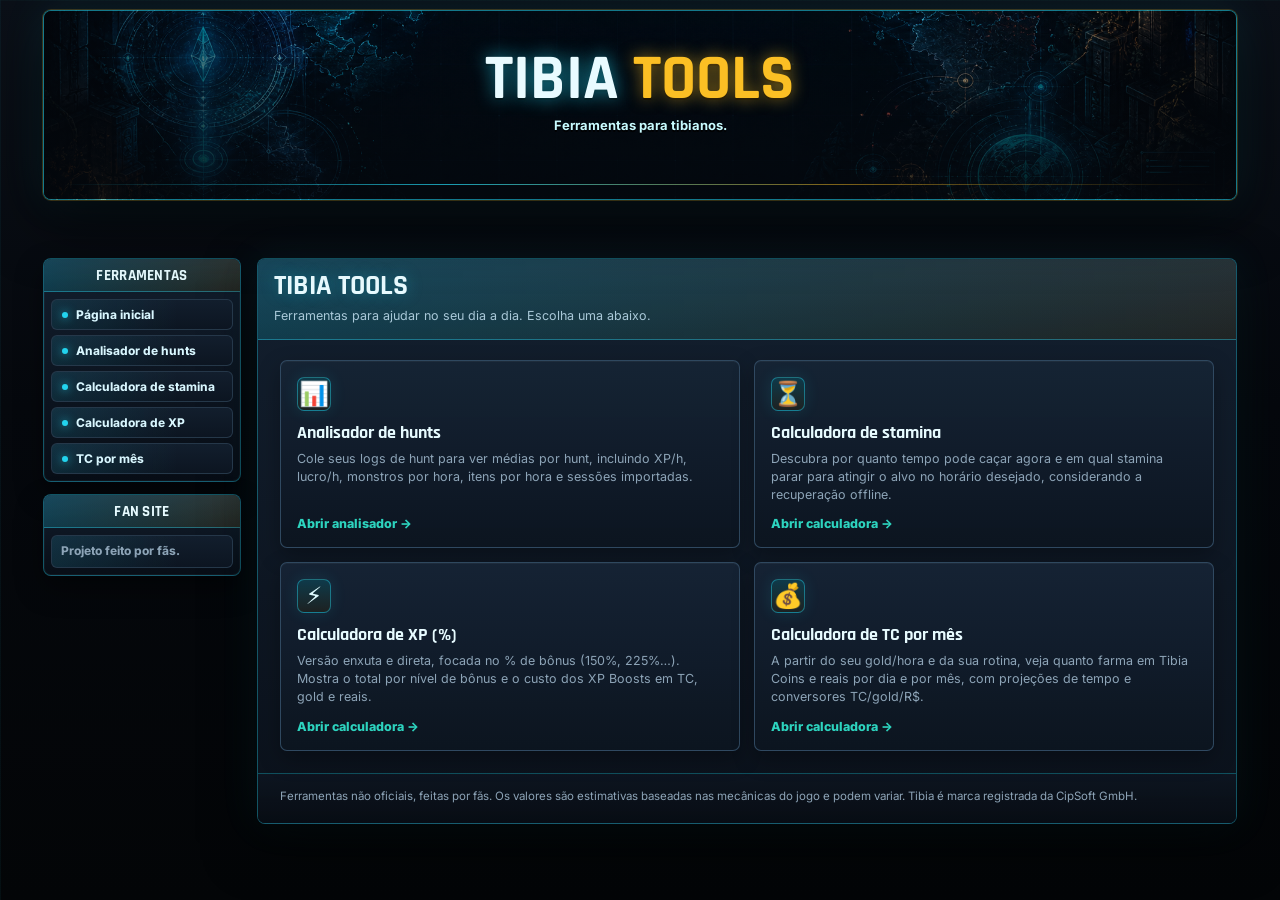
<file: index.html>
<!doctype html>
<html lang="pt-BR">
<head>
  <meta charset="utf-8" />
  <meta name="viewport" content="width=device-width, initial-scale=1" />
  <title>Tibia Tools - Calculadoras</title>
  <style>
    :root {
      color-scheme: dark;
      --bg: #14110c;
      --panel: #201b13;
      --panel-2: #1a160f;
      --ink: #ece5d8;
      --muted: #a89e8d;
      --line: #3a3225;
      --accent: #5cbb9a;
      --accent-2: #1e2d27;
      --accent-border: #2f4c42;
      --accent-ink: #c2e6d7;
      --danger: #e78c82;
      --warn: #dcae55;
      --shadow: 0 18px 50px rgba(0, 0, 0, 0.55);
    }

    * { box-sizing: border-box; }

    body {
      margin: 0;
      min-height: 100vh;
      font-family: Inter, ui-sans-serif, system-ui, -apple-system, BlinkMacSystemFont, "Segoe UI", sans-serif;
      font-size: 13px;
      background: var(--bg);
      color: var(--ink);
      display: grid;
      place-items: center;
      padding: 22px;
    }

    main {
      width: min(860px, 100%);
      background: var(--panel);
      border: 1px solid var(--line);
      border-radius: 8px;
      box-shadow: var(--shadow);
      overflow: hidden;
    }

    header {
      padding: 18px 22px 14px;
      border-bottom: 1px solid var(--line);
      background: linear-gradient(180deg, var(--panel), var(--panel-2));
    }

    h1 {
      margin: 0;
      font-size: clamp(19px, 2.6vw, 24px);
      line-height: 1.1;
      letter-spacing: 0;
    }

    .subtitle {
      margin: 7px 0 0;
      color: var(--muted);
      font-size: 12.5px;
      line-height: 1.4;
    }

    .tools {
      padding: 20px 22px 22px;
      display: grid;
      grid-template-columns: 1fr 1fr;
      gap: 14px;
    }

    .tool {
      display: flex;
      flex-direction: column;
      border: 1px solid var(--line);
      background: var(--panel);
      border-radius: 8px;
      padding: 16px;
      text-decoration: none;
      color: inherit;
      transition: border-color 0.15s, box-shadow 0.15s, transform 0.15s;
    }

    .tool:hover {
      border-color: var(--accent);
      box-shadow: 0 10px 28px rgba(92, 187, 154, 0.35);
      transform: translateY(-2px);
    }

    .tool .icon {
      font-size: 24px;
      line-height: 1;
      margin-bottom: 10px;
    }

    .tool h2 {
      margin: 0 0 6px;
      font-size: 15px;
      font-weight: 850;
    }

    .tool p {
      margin: 0 0 12px;
      color: var(--muted);
      font-size: 12.5px;
      line-height: 1.45;
      flex-grow: 1;
    }

    .tool .open {
      color: var(--accent);
      font-weight: 800;
      font-size: 12.5px;
    }

    footer {
      padding: 14px 22px 18px;
      border-top: 1px solid var(--line);
      background: var(--panel-2);
      color: var(--muted);
      font-size: 11.5px;
      line-height: 1.5;
    }

    @media (max-width: 720px) {
      body {
        padding: 12px;
        place-items: start center;
      }

      .tools { grid-template-columns: 1fr; }

      header, .tools, footer {
        padding-left: 16px;
        padding-right: 16px;
      }
    }
  </style>
  <link rel="stylesheet" href="tibia-theme.css" />
</head>
<body>
  <div class="site-top">
    <div class="site-brand">Tibia <span>Tools</span></div>
    <div class="site-slogan">Ferramentas para tibianos.</div>
  </div>
  <aside class="site-menu" aria-label="Menu lateral">
    <div class="menu-box">
      <div class="menu-title">Ferramentas</div>
      <ul class="menu-list">
        <li><a href="index.html">Página inicial</a></li>
        <li><a href="analisador-hunts.html">Analisador de hunts</a></li>
        <li><a href="calculadora-stamina.html">Calculadora de stamina</a></li>
        <li><a href="calculadora-xp.html">Calculadora de XP</a></li>
        <li><a href="calculadora-tc-mes.html">TC por mês</a></li>
      </ul>
    </div>
    <div class="menu-box">
      <div class="menu-title">Fan Site</div>
      <div class="menu-list">
        <div class="menu-note">Projeto feito por fãs.</div>
      </div>
    </div>
  </aside>
  <main>
    <header>
      <h1>Tibia Tools</h1>
      <p class="subtitle">
        Ferramentas para ajudar no seu dia a dia. Escolha uma abaixo.
      </p>
    </header>

    <section class="tools">
      <a class="tool" href="analisador-hunts.html">
        <div class="icon">📊</div>
        <h2>Analisador de hunts</h2>
        <p>
          Cole seus logs de hunt para ver médias por hunt, incluindo XP/h,
          lucro/h, monstros por hora, itens por hora e sessões importadas.
        </p>
        <span class="open">Abrir analisador →</span>
      </a>

      <a class="tool" href="calculadora-stamina.html">
        <div class="icon">⏳</div>
        <h2>Calculadora de stamina</h2>
        <p>
          Descubra por quanto tempo pode caçar agora e em qual stamina parar para
          atingir o alvo no horário desejado, considerando a recuperação offline.
        </p>
        <span class="open">Abrir calculadora →</span>
      </a>

      <a class="tool" href="calculadora-xp.html">
        <div class="icon">⚡</div>
        <h2>Calculadora de XP (%)</h2>
        <p>
          Versão enxuta e direta, focada no % de bônus (150%, 225%…). Mostra o total
          por nível de bônus e o custo dos XP Boosts em TC, gold e reais.
        </p>
        <span class="open">Abrir calculadora →</span>
      </a>

      <a class="tool" href="calculadora-tc-mes.html">
        <div class="icon">💰</div>
        <h2>Calculadora de TC por mês</h2>
        <p>
          A partir do seu gold/hora e da sua rotina, veja quanto farma em Tibia Coins
          e reais por dia e por mês, com projeções de tempo e conversores TC/gold/R$.
        </p>
        <span class="open">Abrir calculadora →</span>
      </a>
    </section>

    <footer>
      Ferramentas não oficiais, feitas por fãs. Os valores são estimativas baseadas nas
      mecânicas do jogo e podem variar. Tibia é marca registrada da CipSoft GmbH.
    </footer>
  </main>
</body>
</html>
</file>
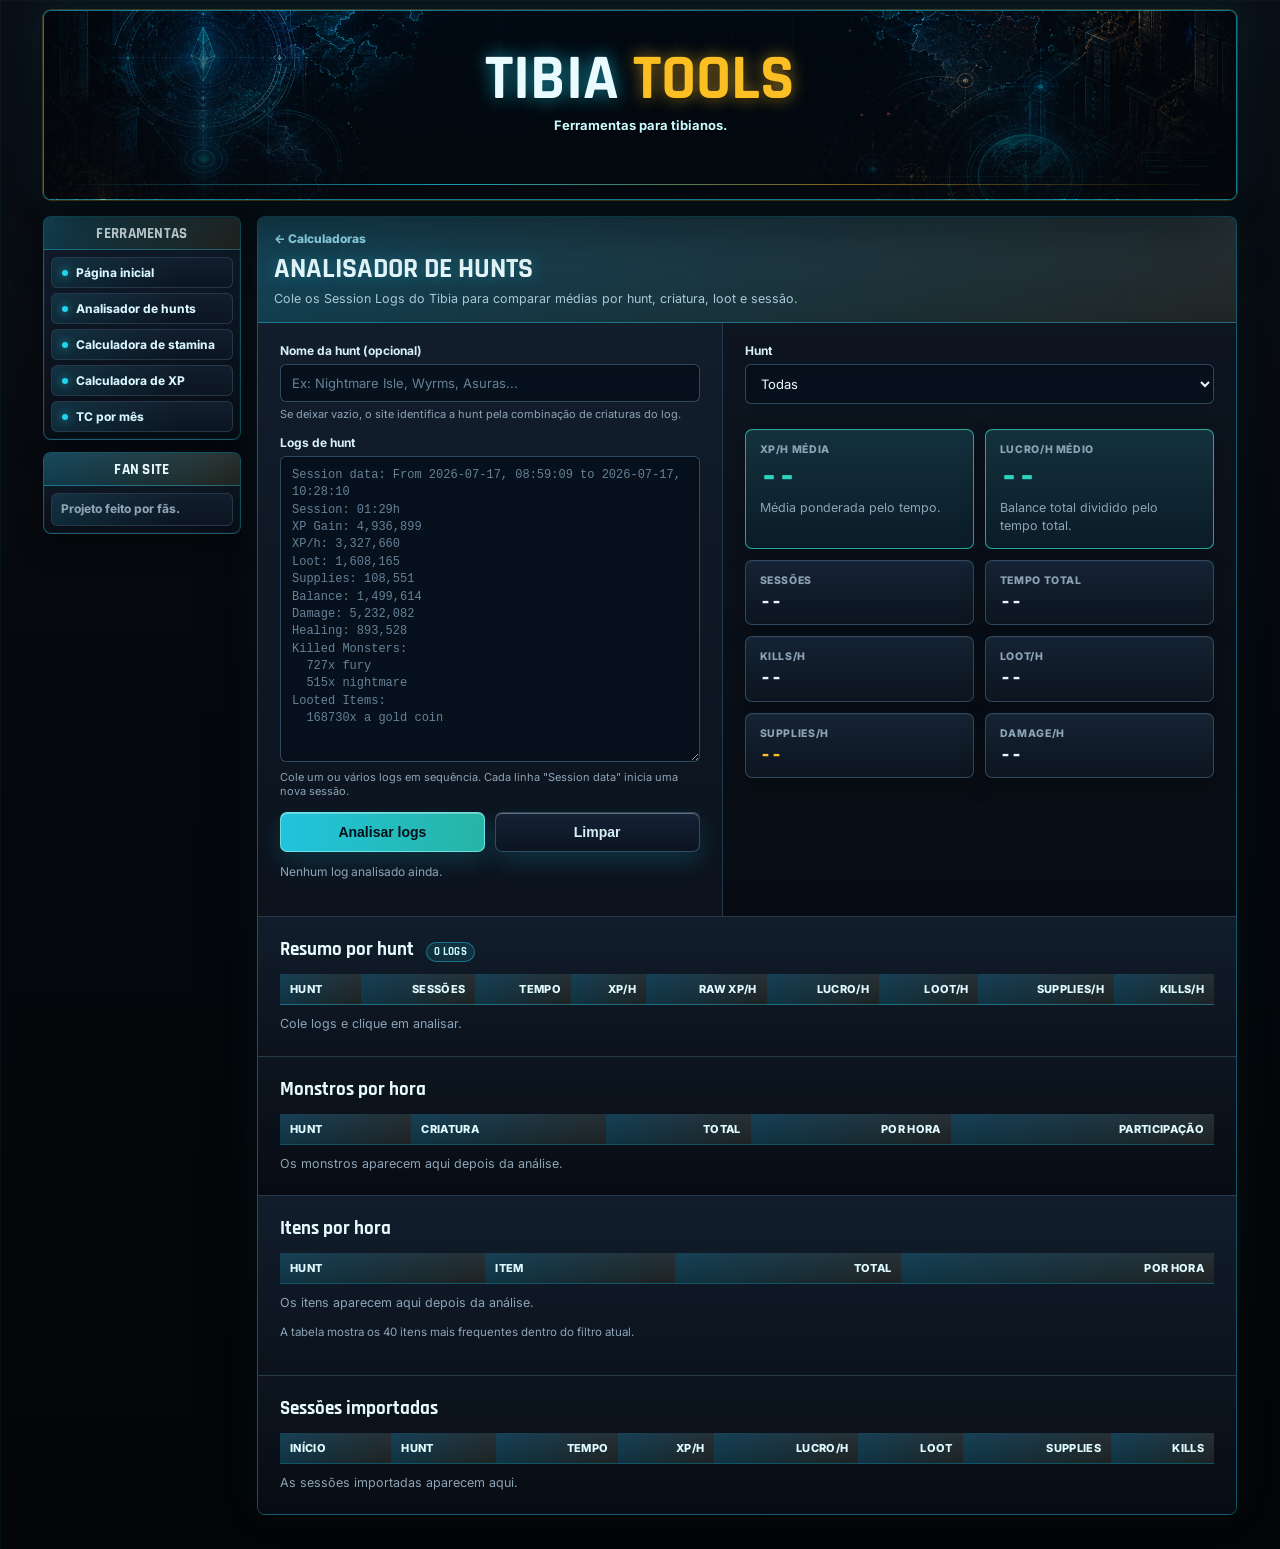
<file: analisador-hunts.html>
<!doctype html>
<html lang="pt-BR">
<head>
  <meta charset="utf-8" />
  <meta name="viewport" content="width=device-width, initial-scale=1" />
  <title>Analisador de Hunts - Tibia</title>
  <style>
    :root {
      color-scheme: dark;
      --bg: #14110c;
      --panel: #201b13;
      --panel-2: #1a160f;
      --ink: #ece5d8;
      --muted: #a89e8d;
      --line: #3a3225;
      --accent: #5cbb9a;
      --accent-2: #1e2d27;
      --accent-border: #2f4c42;
      --accent-ink: #c2e6d7;
      --danger: #e78c82;
      --warn: #dcae55;
      --shadow: 0 18px 50px rgba(0, 0, 0, 0.55);
    }

    * { box-sizing: border-box; }

    body {
      margin: 0;
      min-height: 100vh;
      font-family: Inter, ui-sans-serif, system-ui, -apple-system, BlinkMacSystemFont, "Segoe UI", sans-serif;
      font-size: 13px;
      background: var(--bg);
      color: var(--ink);
      display: grid;
      place-items: center;
      padding: 22px;
    }

    main {
      width: min(1180px, 100%);
      background: var(--panel);
      border: 1px solid var(--line);
      border-radius: 8px;
      box-shadow: var(--shadow);
      overflow: hidden;
    }

    header {
      padding: 18px 22px 14px;
      border-bottom: 1px solid var(--line);
      background: linear-gradient(180deg, var(--panel), var(--panel-2));
    }

    h1 {
      margin: 0;
      font-size: clamp(19px, 2.6vw, 24px);
      line-height: 1.1;
      letter-spacing: 0;
    }

    h2 {
      margin: 0 0 12px;
      font-size: 14px;
      font-weight: 850;
    }

    .subtitle {
      margin: 7px 0 0;
      color: var(--muted);
      font-size: 12.5px;
      line-height: 1.4;
    }

    .home-link {
      display: inline-block;
      margin-bottom: 9px;
      color: var(--accent);
      text-decoration: none;
      font-size: 12px;
      font-weight: 800;
    }

    .home-link:hover { text-decoration: underline; }

    .content {
      display: grid;
      grid-template-columns: minmax(360px, 0.95fr) minmax(420px, 1.05fr);
    }

    .form {
      padding: 20px 22px 22px;
      border-right: 1px solid var(--line);
    }

    .results {
      padding: 20px 22px 22px;
      background: var(--panel-2);
      display: grid;
      gap: 11px;
      align-content: start;
    }

    label {
      display: block;
      font-size: 12px;
      font-weight: 700;
      margin-bottom: 6px;
    }

    .field { margin-bottom: 14px; }

    input,
    select,
    textarea {
      width: 100%;
      border: 1px solid var(--line);
      background: var(--panel);
      color: var(--ink);
      border-radius: 7px;
      padding: 10px 11px;
      font: inherit;
      outline: none;
    }

    textarea {
      min-height: 306px;
      resize: vertical;
      line-height: 1.45;
      font-family: ui-monospace, SFMono-Regular, Consolas, "Liberation Mono", Menlo, monospace;
      font-size: 12px;
      tab-size: 2;
    }

    input:focus,
    select:focus,
    textarea:focus {
      border-color: var(--accent);
      box-shadow: 0 0 0 3px rgba(92, 187, 154, 0.4);
    }

    .hint {
      margin-top: 5px;
      color: var(--muted);
      font-size: 11px;
      line-height: 1.3;
    }

    .row {
      display: grid;
      grid-template-columns: 1fr 1fr;
      gap: 10px;
    }

    .actions {
      display: grid;
      grid-template-columns: 1fr 1fr;
      gap: 10px;
    }

    button {
      width: 100%;
      border: 0;
      border-radius: 7px;
      background: var(--accent);
      color: #fff;
      font-weight: 800;
      font-size: 14px;
      padding: 11px 14px;
      cursor: pointer;
    }

    button:hover { filter: brightness(0.95); }

    button.secondary {
      border: 1px solid var(--line);
      background: var(--panel);
      color: var(--ink);
    }

    .status {
      min-height: 30px;
      margin-top: 12px;
      color: var(--muted);
      font-size: 12px;
      line-height: 1.4;
    }

    .status.ok { color: var(--accent-ink); }
    .status.bad { color: var(--danger); }

    .summary-grid {
      display: grid;
      grid-template-columns: 1fr 1fr;
      gap: 11px;
    }

    .card {
      border: 1px solid var(--line);
      background: var(--panel);
      border-radius: 8px;
      padding: 13px 14px;
    }

    .card.feature {
      border-color: var(--accent-border);
      background: var(--accent-2);
    }

    .label {
      color: var(--muted);
      font-size: 10.5px;
      font-weight: 800;
      text-transform: uppercase;
      letter-spacing: 0.04em;
      margin-bottom: 5px;
    }

    .big {
      font-size: clamp(22px, 3.5vw, 28px);
      font-weight: 900;
      line-height: 1;
      letter-spacing: 0;
      font-variant-numeric: tabular-nums;
    }

    .medium {
      font-size: 17px;
      font-weight: 850;
      line-height: 1.15;
      font-variant-numeric: tabular-nums;
    }

    .ok { color: var(--accent); }
    .bad { color: var(--danger); }
    .warn { color: var(--warn); }

    .explain {
      color: var(--muted);
      font-size: 12.5px;
      line-height: 1.45;
      margin: 10px 0 0;
    }

    .filters { display: grid; }

    .section {
      padding: 20px 22px 22px;
      border-top: 1px solid var(--line);
      background: var(--panel);
    }

    .section.alt { background: var(--panel-2); }

    .table-wrap { overflow-x: auto; }

    table {
      width: 100%;
      border-collapse: collapse;
      font-size: 12.5px;
    }

    thead th {
      font-size: 11px;
      font-weight: 800;
      text-transform: uppercase;
      letter-spacing: 0.03em;
      color: var(--muted);
      text-align: right;
      padding: 8px 10px;
      border-bottom: 1px solid var(--line);
      white-space: nowrap;
    }

    thead th.lbl { text-align: left; }

    tbody td {
      padding: 9px 10px;
      text-align: right;
      border-bottom: 1px solid var(--line);
      font-variant-numeric: tabular-nums;
      vertical-align: top;
    }

    tbody td:first-child,
    tbody td.lbl {
      text-align: left;
      font-weight: 700;
    }

    tbody tr:hover { background: var(--panel-2); }
    .alt tbody tr:hover { background: var(--panel); }

    .muted { color: var(--muted); }

    .tag {
      display: inline-block;
      font-size: 10.5px;
      font-weight: 800;
      text-transform: uppercase;
      letter-spacing: 0.03em;
      color: var(--accent);
      background: var(--panel);
      border: 1px solid var(--accent-border);
      border-radius: 999px;
      padding: 2px 7px;
      margin-left: 8px;
    }

    .empty {
      color: var(--muted);
      font-size: 12.5px;
      line-height: 1.45;
      padding: 10px 0 0;
    }

    .foot-note {
      margin-top: 12px;
      color: var(--muted);
      font-size: 11.5px;
      line-height: 1.5;
    }

    @media (max-width: 860px) {
      body {
        padding: 12px;
        place-items: start center;
      }

      .content,
      .summary-grid,
      .filters,
      .row,
      .actions {
        grid-template-columns: 1fr;
      }

      .form {
        border-right: 0;
        border-bottom: 1px solid var(--line);
      }

      header, .form, .results, .section {
        padding-left: 16px;
        padding-right: 16px;
      }
    }
  </style>
  <link rel="stylesheet" href="tibia-theme.css" />
</head>
<body>
  <div class="site-top">
    <div class="site-brand">Tibia <span>Tools</span></div>
    <div class="site-slogan">Ferramentas para tibianos.</div>
  </div>
  <aside class="site-menu" aria-label="Menu lateral">
    <div class="menu-box">
      <div class="menu-title">Ferramentas</div>
      <ul class="menu-list">
        <li><a href="index.html">Página inicial</a></li>
        <li><a href="analisador-hunts.html">Analisador de hunts</a></li>
        <li><a href="calculadora-stamina.html">Calculadora de stamina</a></li>
        <li><a href="calculadora-xp.html">Calculadora de XP</a></li>
        <li><a href="calculadora-tc-mes.html">TC por mês</a></li>
      </ul>
    </div>
    <div class="menu-box">
      <div class="menu-title">Fan Site</div>
      <div class="menu-list">
        <div class="menu-note">Projeto feito por fãs.</div>
      </div>
    </div>
  </aside>
  <main>
    <header>
      <a class="home-link" href="index.html">← Calculadoras</a>
      <h1>Analisador de hunts</h1>
      <p class="subtitle">
        Cole os Session Logs do Tibia para comparar médias por hunt, criatura, loot e sessão.
      </p>
    </header>

    <section class="content">
      <div class="form">
        <div class="field">
          <label for="defaultHunt">Nome da hunt (opcional)</label>
          <input id="defaultHunt" placeholder="Ex: Nightmare Isle, Wyrms, Asuras..." autocomplete="off" />
          <div class="hint">Se deixar vazio, o site identifica a hunt pela combinação de criaturas do log.</div>
        </div>

        <div class="field">
          <label for="logInput">Logs de hunt</label>
          <textarea id="logInput" spellcheck="false" placeholder="Session data: From 2026-07-17, 08:59:09 to 2026-07-17, 10:28:10
Session: 01:29h
XP Gain: 4,936,899
XP/h: 3,327,660
Loot: 1,608,165
Supplies: 108,551
Balance: 1,499,614
Damage: 5,232,082
Healing: 893,528
Killed Monsters:
  727x fury
  515x nightmare
Looted Items:
  168730x a gold coin"></textarea>
          <div class="hint">Cole um ou vários logs em sequência. Cada linha "Session data" inicia uma nova sessão.</div>
        </div>

        <div class="actions">
          <button id="analyzeBtn" type="button">Analisar logs</button>
          <button id="clearBtn" class="secondary" type="button">Limpar</button>
        </div>

        <div id="status" class="status">Nenhum log analisado ainda.</div>
      </div>

      <div class="results">
        <div class="filters">
          <div class="field">
            <label for="huntFilter">Hunt</label>
            <select id="huntFilter"></select>
          </div>
        </div>

        <div class="summary-grid">
          <div class="card feature">
            <div class="label">XP/h média</div>
            <div class="big ok" id="sumXpH">--</div>
            <p class="explain" id="sumXpExplain">Média ponderada pelo tempo.</p>
          </div>

          <div class="card feature">
            <div class="label">Lucro/h médio</div>
            <div class="big ok" id="sumBalanceH">--</div>
            <p class="explain">Balance total dividido pelo tempo total.</p>
          </div>

          <div class="card">
            <div class="label">Sessões</div>
            <div class="medium" id="sumSessions">--</div>
          </div>

          <div class="card">
            <div class="label">Tempo total</div>
            <div class="medium" id="sumTime">--</div>
          </div>

          <div class="card">
            <div class="label">Kills/h</div>
            <div class="medium" id="sumKillsH">--</div>
          </div>

          <div class="card">
            <div class="label">Loot/h</div>
            <div class="medium" id="sumLootH">--</div>
          </div>

          <div class="card">
            <div class="label">Supplies/h</div>
            <div class="medium warn" id="sumSuppliesH">--</div>
          </div>

          <div class="card">
            <div class="label">Damage/h</div>
            <div class="medium" id="sumDamageH">--</div>
          </div>
        </div>
      </div>
    </section>

    <section class="section">
      <h2>Resumo por hunt <span class="tag" id="summaryTag">0 logs</span></h2>
      <div class="table-wrap">
        <table>
          <thead>
            <tr>
              <th class="lbl">Hunt</th>
              <th>Sessões</th>
              <th>Tempo</th>
              <th>XP/h</th>
              <th>Raw XP/h</th>
              <th>Lucro/h</th>
              <th>Loot/h</th>
              <th>Supplies/h</th>
              <th>Kills/h</th>
            </tr>
          </thead>
          <tbody id="summaryBody"></tbody>
        </table>
      </div>
      <div class="empty" id="summaryEmpty">Cole logs e clique em analisar.</div>
    </section>

    <section class="section alt">
      <h2>Monstros por hora</h2>
      <div class="table-wrap">
        <table>
          <thead>
            <tr>
              <th class="lbl">Hunt</th>
              <th class="lbl">Criatura</th>
              <th>Total</th>
              <th>Por hora</th>
              <th>Participação</th>
            </tr>
          </thead>
          <tbody id="monsterBody"></tbody>
        </table>
      </div>
      <div class="empty" id="monsterEmpty">Os monstros aparecem aqui depois da análise.</div>
    </section>

    <section class="section">
      <h2>Itens por hora</h2>
      <div class="table-wrap">
        <table>
          <thead>
            <tr>
              <th class="lbl">Hunt</th>
              <th class="lbl">Item</th>
              <th>Total</th>
              <th>Por hora</th>
            </tr>
          </thead>
          <tbody id="itemBody"></tbody>
        </table>
      </div>
      <div class="empty" id="itemEmpty">Os itens aparecem aqui depois da análise.</div>
      <p class="foot-note">A tabela mostra os 40 itens mais frequentes dentro do filtro atual.</p>
    </section>

    <section class="section alt">
      <h2>Sessões importadas</h2>
      <div class="table-wrap">
        <table>
          <thead>
            <tr>
              <th class="lbl">Início</th>
              <th class="lbl">Hunt</th>
              <th>Tempo</th>
              <th>XP/h</th>
              <th>Lucro/h</th>
              <th>Loot</th>
              <th>Supplies</th>
              <th>Kills</th>
            </tr>
          </thead>
          <tbody id="sessionBody"></tbody>
        </table>
      </div>
      <div class="empty" id="sessionEmpty">As sessões importadas aparecem aqui.</div>
    </section>
  </main>

  <script src="analisador-hunts.js"></script>
</body>
</html>
</file>
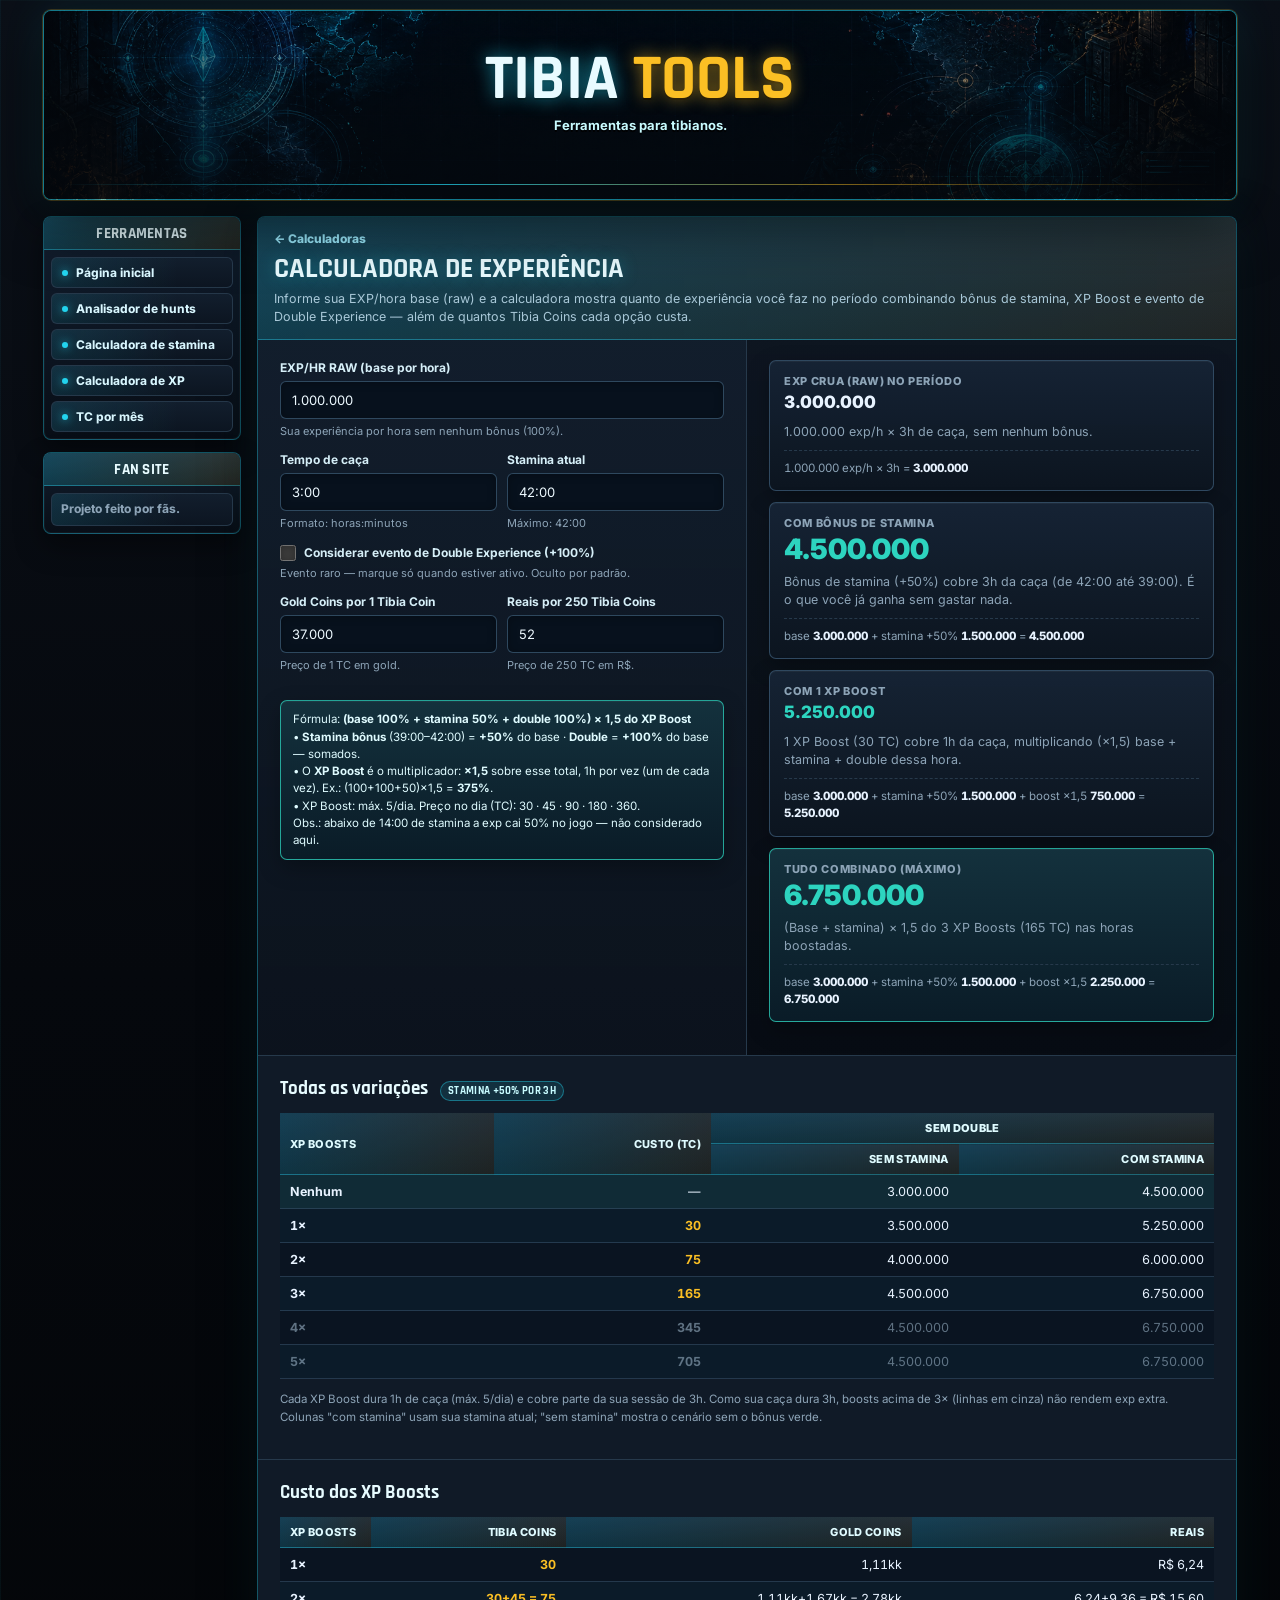
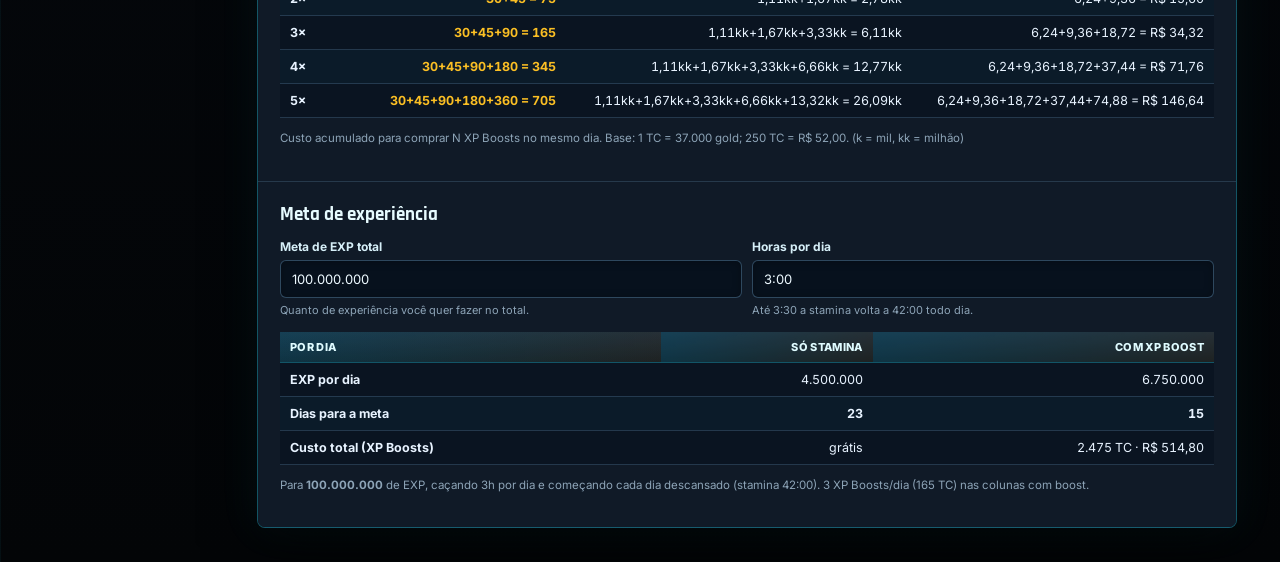
<file: calculadora-experiencia.html>
<!doctype html>
<html lang="pt-BR">
<head>
  <meta charset="utf-8" />
  <meta name="viewport" content="width=device-width, initial-scale=1" />
  <title>Calculadora de Experiência - Tibia</title>
  <style>
    :root {
      color-scheme: dark;
      --bg: #14110c;
      --panel: #201b13;
      --panel-2: #1a160f;
      --ink: #ece5d8;
      --muted: #a89e8d;
      --line: #3a3225;
      --accent: #5cbb9a;
      --accent-2: #1e2d27;
      --accent-border: #2f4c42;
      --accent-ink: #c2e6d7;
      --danger: #e78c82;
      --warn: #dcae55;
      --shadow: 0 18px 50px rgba(0, 0, 0, 0.55);
    }

    * { box-sizing: border-box; }

    body {
      margin: 0;
      min-height: 100vh;
      font-family: Inter, ui-sans-serif, system-ui, -apple-system, BlinkMacSystemFont, "Segoe UI", sans-serif;
      font-size: 13px;
      background: var(--bg);
      color: var(--ink);
      display: grid;
      place-items: center;
      padding: 22px;
    }

    main {
      width: min(860px, 100%);
      background: var(--panel);
      border: 1px solid var(--line);
      border-radius: 8px;
      box-shadow: var(--shadow);
      overflow: hidden;
    }

    header {
      padding: 18px 22px 14px;
      border-bottom: 1px solid var(--line);
      background: linear-gradient(180deg, var(--panel), var(--panel-2));
    }

    h1 {
      margin: 0;
      font-size: clamp(19px, 2.6vw, 24px);
      line-height: 1.1;
      letter-spacing: 0;
    }

    h2 {
      margin: 0 0 12px;
      font-size: 14px;
      font-weight: 850;
    }

    .subtitle {
      margin: 7px 0 0;
      color: var(--muted);
      font-size: 12.5px;
      line-height: 1.4;
    }

    .content {
      display: grid;
      grid-template-columns: 1fr 1fr;
    }

    .form {
      padding: 20px 22px 22px;
      border-right: 1px solid var(--line);
    }

    .results {
      padding: 20px 22px 22px;
      background: var(--panel-2);
    }

    label {
      display: block;
      font-size: 12px;
      font-weight: 700;
      margin-bottom: 6px;
    }

    .field { margin-bottom: 14px; }

    input {
      width: 100%;
      border: 1px solid var(--line);
      background: var(--panel);
      color: var(--ink);
      border-radius: 7px;
      padding: 10px 11px;
      font: inherit;
      outline: none;
    }

    input:focus {
      border-color: var(--accent);
      box-shadow: 0 0 0 3px rgba(92, 187, 154, 0.4);
    }

    .hint {
      margin-top: 5px;
      color: var(--muted);
      font-size: 11px;
      line-height: 1.3;
    }

    .check {
      display: flex;
      align-items: flex-start;
      gap: 8px;
      cursor: pointer;
      font-size: 12px;
      font-weight: 700;
      margin-bottom: 0;
      line-height: 1.35;
    }

    .check input {
      width: 16px;
      height: 16px;
      flex: 0 0 auto;
      margin: 0;
      padding: 0;
      accent-color: var(--accent);
    }

    button {
      width: 100%;
      border: 0;
      border-radius: 7px;
      background: var(--accent);
      color: #fff;
      font-weight: 800;
      font-size: 14px;
      padding: 11px 14px;
      cursor: pointer;
    }

    button:hover { filter: brightness(0.95); }

    .card {
      border: 1px solid var(--line);
      background: var(--panel);
      border-radius: 8px;
      padding: 13px 14px;
      margin-bottom: 11px;
    }

    .card.feature {
      border-color: var(--accent-border);
      background: var(--accent-2);
    }

    .label {
      color: var(--muted);
      font-size: 11px;
      font-weight: 800;
      text-transform: uppercase;
      letter-spacing: 0.04em;
      margin-bottom: 5px;
    }

    .big {
      font-size: clamp(22px, 3.5vw, 28px);
      font-weight: 900;
      line-height: 1;
      letter-spacing: 0;
    }

    .medium {
      font-size: 17px;
      font-weight: 850;
      line-height: 1.15;
    }

    .ok { color: var(--accent); }
    .bad { color: var(--danger); }
    .warn { color: var(--warn); }

    .explain {
      color: var(--muted);
      font-size: 12.5px;
      line-height: 1.45;
      margin: 10px 0 0;
    }

    .calc {
      margin-top: 9px;
      padding-top: 9px;
      border-top: 1px dashed var(--line);
      color: var(--muted);
      font-size: 11.5px;
      line-height: 1.5;
      font-variant-numeric: tabular-nums;
    }

    .calc b { color: var(--ink); font-weight: 800; }

    .home-link {
      display: inline-block;
      margin-bottom: 9px;
      color: var(--accent);
      text-decoration: none;
      font-size: 12px;
      font-weight: 800;
    }

    .home-link:hover { text-decoration: underline; }

    .formula {
      background: var(--accent-2);
      border: 1px solid var(--accent-border);
      border-radius: 7px;
      padding: 10px 12px;
      color: var(--accent-ink);
      font-size: 11.5px;
      line-height: 1.5;
      margin-top: 14px;
    }

    .row {
      display: grid;
      grid-template-columns: 1fr 1fr;
      gap: 10px;
    }

    .table-section {
      padding: 20px 22px 22px;
      border-top: 1px solid var(--line);
      background: var(--panel);
    }

    .table-wrap { overflow-x: auto; }

    table {
      width: 100%;
      border-collapse: collapse;
      font-size: 12.5px;
    }

    thead th {
      font-size: 11px;
      font-weight: 800;
      text-transform: uppercase;
      letter-spacing: 0.03em;
      color: var(--muted);
      text-align: right;
      padding: 8px 10px;
      border-bottom: 1px solid var(--line);
      white-space: nowrap;
    }

    thead tr:last-child th,
    thead th[rowspan] { border-bottom: 2px solid var(--line); }
    thead th.group { text-align: center; font-weight: 850; }
    thead th.lbl { text-align: left; }
    .divider { border-left: 1px solid var(--line); }
    .hide-double .dbl-col { display: none; }

    tbody td {
      padding: 9px 10px;
      text-align: right;
      border-bottom: 1px solid var(--line);
      font-variant-numeric: tabular-nums;
    }

    tbody td:first-child {
      text-align: left;
      font-weight: 700;
    }

    tbody tr:hover { background: var(--panel-2); }

    tbody tr.base-row { background: var(--accent-2); }
    tbody tr.base-row:hover { background: var(--accent-2); }

    tbody tr.over td { color: var(--muted); opacity: 0.65; }

    .col-double { color: var(--accent); font-weight: 800; }
    .cost { color: var(--warn); font-weight: 700; }
    .tag {
      display: inline-block;
      font-size: 10.5px;
      font-weight: 800;
      text-transform: uppercase;
      letter-spacing: 0.03em;
      color: var(--accent);
      background: var(--panel);
      border: 1px solid var(--accent-border);
      border-radius: 999px;
      padding: 2px 7px;
      margin-left: 8px;
    }

    .foot-note {
      margin-top: 12px;
      color: var(--muted);
      font-size: 11.5px;
      line-height: 1.5;
    }

    @media (max-width: 720px) {
      body {
        padding: 12px;
        place-items: start center;
      }

      .content { grid-template-columns: 1fr; }

      .form {
        border-right: 0;
        border-bottom: 1px solid var(--line);
      }

      header, .form, .results, .table-section {
        padding-left: 16px;
        padding-right: 16px;
      }

      .row {
        grid-template-columns: 1fr;
        gap: 0;
      }
    }
  </style>
  <link rel="stylesheet" href="tibia-theme.css" />
</head>
<body>
  <div class="site-top">
    <div class="site-brand">Tibia <span>Tools</span></div>
    <div class="site-slogan">Ferramentas para tibianos.</div>
  </div>
  <aside class="site-menu" aria-label="Menu lateral">
    <div class="menu-box">
      <div class="menu-title">Ferramentas</div>
      <ul class="menu-list">
        <li><a href="index.html">Página inicial</a></li>
        <li><a href="analisador-hunts.html">Analisador de hunts</a></li>
        <li><a href="calculadora-stamina.html">Calculadora de stamina</a></li>
        <li><a href="calculadora-xp.html">Calculadora de XP</a></li>
        <li><a href="calculadora-tc-mes.html">TC por mês</a></li>
      </ul>
    </div>
    <div class="menu-box">
      <div class="menu-title">Fan Site</div>
      <div class="menu-list">
        <div class="menu-note">Projeto feito por fãs.</div>
      </div>
    </div>
  </aside>
  <main>
    <header>
      <a class="home-link" href="index.html">← Calculadoras</a>
      <h1>Calculadora de experiência</h1>
      <p class="subtitle">
        Informe sua EXP/hora base (raw) e a calculadora mostra quanto de experiência você faz no período combinando
        bônus de stamina, XP Boost e evento de Double Experience — além de quantos Tibia Coins cada opção custa.
      </p>
    </header>

    <section class="content">
      <div class="form">
        <div class="field">
          <label for="raw">EXP/HR RAW (base por hora)</label>
          <input id="raw" inputmode="numeric" placeholder="ex: 1.200.000" value="1.000.000" />
          <div class="hint">Sua experiência por hora sem nenhum bônus (100%).</div>
        </div>

        <div class="row">
          <div class="field">
            <label for="hunt">Tempo de caça</label>
            <input id="hunt" inputmode="numeric" placeholder="3:00" value="3:00" />
            <div class="hint">Formato: horas:minutos</div>
          </div>

          <div class="field">
            <label for="stamina">Stamina atual</label>
            <input id="stamina" inputmode="numeric" placeholder="42:00" value="42:00" />
            <div class="hint">Máximo: 42:00</div>
          </div>
        </div>

        <div class="field">
          <label class="check"><input type="checkbox" id="doubleFlag" /> Considerar evento de Double Experience (+100%)</label>
          <div class="hint">Evento raro — marque só quando estiver ativo. Oculto por padrão.</div>
        </div>

        <div class="row">
          <div class="field">
            <label for="goldPerTc">Gold Coins por 1 Tibia Coin</label>
            <input id="goldPerTc" inputmode="numeric" placeholder="37.000" value="37.000" />
            <div class="hint">Preço de 1 TC em gold.</div>
          </div>

          <div class="field">
            <label for="reaisPer250">Reais por 250 Tibia Coins</label>
            <input id="reaisPer250" inputmode="decimal" placeholder="52" value="52" />
            <div class="hint">Preço de 250 TC em R$.</div>
          </div>
        </div>

        <div class="formula">
          Fórmula: <strong>(base 100% + stamina 50% + double 100%) × 1,5 do XP Boost</strong><br>
          • <strong>Stamina bônus</strong> (39:00–42:00) = <strong>+50%</strong> do base ·
          <strong>Double</strong> = <strong>+100%</strong> do base — somados.<br>
          • O <strong>XP Boost</strong> é o multiplicador: <strong>×1,5</strong> sobre esse total,
          1h por vez (um de cada vez). Ex.: (100+100+50)×1,5 = <strong>375%</strong>.<br>
          • XP Boost: máx. 5/dia. Preço no dia (TC): 30 · 45 · 90 · 180 · 360.<br>
          Obs.: abaixo de 14:00 de stamina a exp cai 50% no jogo — não considerado aqui.
        </div>
      </div>

      <div class="results">
        <div class="card">
          <div class="label">EXP crua (raw) no período</div>
          <div class="medium" id="rawTotal">--</div>
          <p class="explain" id="rawExplain">Preencha os dados.</p>
          <div class="calc" id="rawCalc"></div>
        </div>

        <div class="card">
          <div class="label">Com bônus de stamina</div>
          <div class="big ok" id="staminaTotal">--</div>
          <p class="explain" id="staminaExplain"></p>
          <div class="calc" id="staminaCalc"></div>
        </div>

        <div class="card">
          <div class="label">Com 1 XP Boost</div>
          <div class="medium ok" id="boostTotal">--</div>
          <p class="explain" id="boostExplain"></p>
          <div class="calc" id="boostCalc"></div>
        </div>

        <div class="card" id="doubleCard">
          <div class="label">Com evento de Double Experience</div>
          <div class="medium ok" id="doubleTotal">--</div>
          <p class="explain" id="doubleExplain"></p>
          <div class="calc" id="doubleCalc"></div>
        </div>

        <div class="card feature">
          <div class="label">Tudo combinado (máximo)</div>
          <div class="big ok" id="maxTotal">--</div>
          <p class="explain" id="maxExplain"></p>
          <div class="calc" id="maxCalc"></div>
        </div>
      </div>
    </section>

    <section class="table-section">
      <h2>Todas as variações <span class="tag" id="staminaTag"></span></h2>
      <div class="table-wrap">
        <table id="varTable">
          <thead>
            <tr>
              <th rowspan="2" class="lbl">XP Boosts</th>
              <th rowspan="2">Custo (TC)</th>
              <th colspan="2" class="group">Sem Double</th>
              <th colspan="2" class="group divider dbl-col">Com Double (+100%)</th>
            </tr>
            <tr>
              <th>Sem stamina</th>
              <th>Com stamina</th>
              <th class="divider dbl-col">Sem stamina</th>
              <th class="dbl-col">Com stamina</th>
            </tr>
          </thead>
          <tbody id="tableBody"></tbody>
        </table>
      </div>
      <p class="foot-note" id="footNote"></p>
    </section>

    <section class="table-section">
      <h2>Custo dos XP Boosts</h2>
      <div class="table-wrap">
        <table>
          <thead>
            <tr>
              <th class="lbl">XP Boosts</th>
              <th>Tibia Coins</th>
              <th>Gold Coins</th>
              <th>Reais</th>
            </tr>
          </thead>
          <tbody id="costBody"></tbody>
        </table>
      </div>
      <p class="foot-note" id="costNote"></p>
    </section>

    <section class="table-section">
      <h2>Meta de experiência</h2>
      <div class="row">
        <div class="field">
          <label for="meta">Meta de EXP total</label>
          <input id="meta" inputmode="numeric" placeholder="ex: 100.000.000" value="100.000.000" />
          <div class="hint">Quanto de experiência você quer fazer no total.</div>
        </div>

        <div class="field">
          <label for="horasDia">Horas por dia</label>
          <input id="horasDia" inputmode="numeric" placeholder="3:00" value="3:00" />
          <div class="hint">Até 3:30 a stamina volta a 42:00 todo dia.</div>
        </div>
      </div>

      <div class="table-wrap">
        <table id="goalTable">
          <thead>
            <tr>
              <th class="lbl">Por dia</th>
              <th>Só stamina</th>
              <th>Com XP Boost</th>
              <th class="divider dbl-col">Com Double</th>
              <th class="dbl-col">Com tudo</th>
            </tr>
          </thead>
          <tbody id="goalBody"></tbody>
        </table>
      </div>
      <p class="foot-note" id="goalNote"></p>
    </section>
  </main>

  <script>
    const BONUS_LIMIT = 39 * 60;   // acima disso, stamina dá +50%
    const MAX_STAMINA = 42 * 60;
    const BOOST_PRICES = [30, 45, 90, 180, 360]; // 1º ao 5º boost do dia (TC)
    const MAX_BOOSTS = 5;

    const rawEl = document.getElementById("raw");
    const huntEl = document.getElementById("hunt");
    const staminaEl = document.getElementById("stamina");
    const doubleFlagEl = document.getElementById("doubleFlag");
    const goldPerTcEl = document.getElementById("goldPerTc");
    const reaisPer250El = document.getElementById("reaisPer250");
    const doubleCardEl = document.getElementById("doubleCard");
    const varTableEl = document.getElementById("varTable");
    const costBodyEl = document.getElementById("costBody");
    const costNoteEl = document.getElementById("costNote");
    const metaEl = document.getElementById("meta");
    const horasDiaEl = document.getElementById("horasDia");
    const goalTableEl = document.getElementById("goalTable");
    const goalBodyEl = document.getElementById("goalBody");
    const goalNoteEl = document.getElementById("goalNote");

    const rawTotalEl = document.getElementById("rawTotal");
    const rawExplainEl = document.getElementById("rawExplain");
    const rawCalcEl = document.getElementById("rawCalc");
    const staminaTotalEl = document.getElementById("staminaTotal");
    const staminaExplainEl = document.getElementById("staminaExplain");
    const staminaCalcEl = document.getElementById("staminaCalc");
    const boostTotalEl = document.getElementById("boostTotal");
    const boostExplainEl = document.getElementById("boostExplain");
    const boostCalcEl = document.getElementById("boostCalc");
    const doubleTotalEl = document.getElementById("doubleTotal");
    const doubleExplainEl = document.getElementById("doubleExplain");
    const doubleCalcEl = document.getElementById("doubleCalc");
    const maxTotalEl = document.getElementById("maxTotal");
    const maxExplainEl = document.getElementById("maxExplain");
    const maxCalcEl = document.getElementById("maxCalc");
    const staminaTagEl = document.getElementById("staminaTag");
    const tableBodyEl = document.getElementById("tableBody");
    const footNoteEl = document.getElementById("footNote");

    function pad(value) {
      return String(value).padStart(2, "0");
    }

    function parseNumber(value) {
      const digits = value.replace(/[^\d]/g, "");
      if (!digits) return null;
      return Number(digits);
    }

    // Insere um ponto a cada 3 dígitos (padrão pt-BR): 10000000 -> "10.000.000".
    function groupThousands(digits) {
      const clean = digits.replace(/^0+(?=\d)/, "");
      return clean.replace(/\B(?=(\d{3})+(?!\d))/g, ".");
    }

    // Aplica a máscara de milhar num campo preservando a posição do cursor.
    function maskThousands(el) {
      const oldValue = el.value;
      const caret = el.selectionStart ?? oldValue.length;
      const digitsBeforeCaret = oldValue.slice(0, caret).replace(/\D/g, "").length;

      const formatted = groupThousands(oldValue.replace(/\D/g, ""));
      el.value = formatted;

      let newCaret = formatted.length;
      if (digitsBeforeCaret === 0) {
        newCaret = 0;
      } else {
        let count = 0;
        for (let i = 0; i < formatted.length; i++) {
          if (/\d/.test(formatted[i])) count++;
          if (count === digitsBeforeCaret) { newCaret = i + 1; break; }
        }
      }
      el.setSelectionRange(newCaret, newCaret);
    }

    // Lê um valor decimal em pt-BR (aceita "52" ou "52,50").
    function parseDecimal(value) {
      const clean = value.trim().replace(/\./g, "").replace(",", ".").replace(/[^\d.]/g, "");
      const n = parseFloat(clean);
      return Number.isNaN(n) ? null : n;
    }

    function shortNum(x) {
      return x.toLocaleString("pt-BR", { maximumFractionDigits: 2 });
    }

    // Gold com sufixo k (mil) ou kk (milhão): 38000 -> "38k"; 1140000 -> "1,14kk".
    function formatGold(g) {
      if (g >= 1e6) return shortNum(g / 1e6) + "kk";
      if (g >= 1e3) return shortNum(g / 1e3) + "k";
      return Math.round(g).toLocaleString("pt-BR");
    }

    function formatReais(r) {
      return r.toLocaleString("pt-BR", { style: "currency", currency: "BRL" });
    }

    function parseTime(value) {
      const clean = value.trim().replace(",", ":").replace(".", ":");
      const match = clean.match(/^(\d{1,3}):([0-5]\d)$/);
      if (!match) return null;
      return Number(match[1]) * 60 + Number(match[2]);
    }

    function formatExp(value) {
      return Math.round(value).toLocaleString("pt-BR");
    }

    function minutesToDuration(totalMinutes) {
      const safe = Math.max(0, Math.round(totalMinutes));
      const hours = Math.floor(safe / 60);
      const minutes = safe % 60;
      if (hours === 0) return `${minutes}min`;
      if (minutes === 0) return `${hours}h`;
      return `${hours}h${pad(minutes)}min`;
    }

    // Custo acumulado (TC) para comprar `count` boosts no mesmo dia.
    function boostCost(count) {
      let total = 0;
      for (let i = 0; i < count && i < BOOST_PRICES.length; i++) {
        total += BOOST_PRICES[i];
      }
      return total;
    }

    // Custo em TC como soma detalhada. Ex.: 3 -> "30+45+90 = 165"; 1 -> "30".
    function boostCostText(count) {
      if (count <= 0) return "—";
      const parts = BOOST_PRICES.slice(0, count);
      const sum = parts.reduce((a, b) => a + b, 0);
      return count === 1 ? String(parts[0]) : parts.join("+") + " = " + sum;
    }

    // Gold de cada boost somado. Ex.: "1,14kk+1,71kk+3,42kk = 6,27kk".
    function boostGoldText(count, goldPerTc) {
      if (count <= 0 || !goldPerTc) return "—";
      const parts = BOOST_PRICES.slice(0, count).map(tc => tc * goldPerTc);
      const sum = parts.reduce((a, b) => a + b, 0);
      return count === 1 ? formatGold(parts[0]) : parts.map(formatGold).join("+") + " = " + formatGold(sum);
    }

    // Reais de cada boost somado. Ex.: "6,24+9,36+18,72 = R$ 34,32".
    function boostReaisText(count, reaisPer250) {
      if (count <= 0 || reaisPer250 === null) return "—";
      const parts = BOOST_PRICES.slice(0, count).map(tc => tc * reaisPer250 / 250);
      const sum = parts.reduce((a, b) => a + b, 0);
      const money = x => x.toLocaleString("pt-BR", { minimumFractionDigits: 2, maximumFractionDigits: 2 });
      return count === 1 ? formatReais(parts[0]) : parts.map(money).join("+") + " = " + formatReais(sum);
    }

    // Aditivos: base (100%) + double (+100%) + stamina (+50%, primeiras 3h).
    // O XP Boost multiplica por 1,5 esse total, na hora boostada (um por vez, em sequência).
    // Ex.: (100+100+50) × 1,5 = 375%. Boost e stamina começam no início da caça.
    function computeExp(rawPerHour, huntMin, staminaStart, boostCount, doubleOn) {
      const perMin = rawPerHour / 60;
      const staminaBonusMin = Math.min(Math.max(0, staminaStart - BONUS_LIMIT), huntMin);
      const boostMin = Math.min(boostCount * 60, huntMin);
      const d = doubleOn ? 1 : 0;

      const overlap = Math.min(staminaBonusMin, boostMin);           // (base+double+stamina) × 1,5
      const staminaOnly = Math.max(0, staminaBonusMin - boostMin);   // (base+double+stamina)
      const boostOnly = Math.max(0, boostMin - staminaBonusMin);     // (base+double) × 1,5
      const neither = huntMin - Math.max(staminaBonusMin, boostMin); // (base+double)

      const total = perMin * (
        overlap * (1.5 + d) * 1.5 +
        staminaOnly * (1.5 + d) +
        boostOnly * (1 + d) * 1.5 +
        neither * (1 + d)
      );

      // Decomposição para a memória de cálculo (soma = total):
      const base = perMin * huntMin;                       // 100%
      const doubleExtra = doubleOn ? perMin * huntMin : 0; // +100% do base
      const staminaExtra = perMin * 0.5 * staminaBonusMin; // +50% do base na janela
      const boostExtra = total - base - doubleExtra - staminaExtra; // uplift do ×1,5 do boost

      return { total, base, doubleExtra, boostExtra, staminaExtra, staminaBonusMin, boostMin };
    }

    // Memória de cálculo: base + double + stamina somados, e o XP Boost multiplica (×1,5) as horas boostadas.
    function breakdown(run) {
      const parts = [`base <b>${formatExp(run.base)}</b>`];
      if (run.doubleExtra > 0) parts.push(`double +100% <b>${formatExp(run.doubleExtra)}</b>`);
      if (run.staminaExtra > 0) parts.push(`stamina +50% <b>${formatExp(run.staminaExtra)}</b>`);
      if (run.boostExtra > 0) parts.push(`boost ×1,5 <b>${formatExp(run.boostExtra)}</b>`);
      return `${parts.join(" + ")} = <b>${formatExp(run.total)}</b>`;
    }

    // Tabela de custos dos XP Boosts em TC, Gold e Reais (independe da EXP informada).
    function buildCostTable() {
      const goldPerTc = parseNumber(goldPerTcEl.value);
      const reaisPer250 = parseDecimal(reaisPer250El.value);

      costBodyEl.innerHTML = "";
      for (let b = 1; b <= MAX_BOOSTS; b++) {
        const tc = boostCost(b);
        const goldStr = boostGoldText(b, goldPerTc);
        const reaisStr = boostReaisText(b, reaisPer250);

        const tr = document.createElement("tr");
        tr.innerHTML = `
          <td>${b}×</td>
          <td class="cost">${boostCostText(b)}</td>
          <td>${goldStr}</td>
          <td>${reaisStr}</td>
        `;
        costBodyEl.appendChild(tr);
      }

      const goldNote = goldPerTc ? `${goldPerTc.toLocaleString("pt-BR")} gold` : "—";
      const reaisNote = reaisPer250 !== null ? formatReais(reaisPer250) : "—";
      costNoteEl.textContent =
        `Custo acumulado para comprar N XP Boosts no mesmo dia. Base: 1 TC = ${goldNote}; 250 TC = ${reaisNote}. (k = mil, kk = milhão)`;
    }

    // Projeção de meta: quantos dias para atingir a EXP alvo, por cenário.
    // Assume começar cada dia descansado (stamina 42:00), pois a stamina regenera à noite.
    function buildGoalTable(raw, withDouble) {
      goalTableEl.classList.toggle("hide-double", !withDouble);

      const meta = parseNumber(metaEl.value);
      const dailyMin = parseTime(horasDiaEl.value);

      if (meta === null || meta <= 0 || dailyMin === null || dailyMin <= 0) {
        goalBodyEl.innerHTML = "";
        goalNoteEl.textContent = "Informe uma meta de EXP e as horas por dia válidas (ex: 3:00).";
        return;
      }

      const dailyBoosts = Math.min(MAX_BOOSTS, Math.ceil(dailyMin / 60));
      const dailyCostTC = boostCost(dailyBoosts);
      const reaisPer250 = parseDecimal(reaisPer250El.value);

      // EXP por dia em cada cenário, começando descansado (42:00).
      const expStamina = computeExp(raw, dailyMin, MAX_STAMINA, 0, false).total;
      const expBoost = computeExp(raw, dailyMin, MAX_STAMINA, dailyBoosts, false).total;
      const expDouble = computeExp(raw, dailyMin, MAX_STAMINA, 0, true).total;
      const expAll = computeExp(raw, dailyMin, MAX_STAMINA, dailyBoosts, true).total;

      const days = exp => Math.ceil(meta / exp);
      const costFor = d => {
        const tc = dailyCostTC * d;
        const r = reaisPer250 !== null ? ` · ${formatReais(tc * reaisPer250 / 250)}` : "";
        return `${tc.toLocaleString("pt-BR")} TC${r}`;
      };

      goalBodyEl.innerHTML = `
        <tr>
          <td>EXP por dia</td>
          <td>${formatExp(expStamina)}</td>
          <td>${formatExp(expBoost)}</td>
          <td class="divider dbl-col">${formatExp(expDouble)}</td>
          <td class="dbl-col">${formatExp(expAll)}</td>
        </tr>
        <tr>
          <td>Dias para a meta</td>
          <td><b>${days(expStamina)}</b></td>
          <td><b>${days(expBoost)}</b></td>
          <td class="divider dbl-col"><b>${days(expDouble)}</b></td>
          <td class="dbl-col"><b>${days(expAll)}</b></td>
        </tr>
        <tr>
          <td>Custo total (XP Boosts)</td>
          <td>grátis</td>
          <td>${costFor(days(expBoost))}</td>
          <td class="divider dbl-col">grátis</td>
          <td class="dbl-col">${costFor(days(expAll))}</td>
        </tr>
      `;

      const metaStr = formatExp(meta);
      let note = `Para <b>${metaStr}</b> de EXP, caçando ${minutesToDuration(dailyMin)} por dia e começando cada dia descansado (stamina 42:00). ${dailyBoosts} XP Boost${dailyBoosts > 1 ? "s" : ""}/dia (${dailyCostTC} TC) nas colunas com boost.`;
      if (dailyMin > 210) {
        note += ` <strong>Atenção:</strong> acima de 3:30/dia a stamina não regenera totalmente à noite, então a EXP/dia real cai ao longo dos dias — use a <a href="calculadora-stamina.html">Calculadora de stamina</a> para planejar a regeneração.`;
      }
      goalNoteEl.innerHTML = note;
    }

    function setError(message) {
      rawTotalEl.textContent = "--";
      rawTotalEl.className = "medium bad";
      rawExplainEl.textContent = message;
      rawCalcEl.innerHTML = "";

      staminaTotalEl.textContent = "--";
      staminaExplainEl.textContent = "";
      staminaCalcEl.innerHTML = "";
      boostTotalEl.textContent = "--";
      boostExplainEl.textContent = "";
      boostCalcEl.innerHTML = "";
      doubleTotalEl.textContent = "--";
      doubleExplainEl.textContent = "";
      doubleCalcEl.innerHTML = "";
      maxTotalEl.textContent = "--";
      maxExplainEl.textContent = "";
      maxCalcEl.innerHTML = "";
      staminaTagEl.textContent = "";
      tableBodyEl.innerHTML = "";
      footNoteEl.textContent = "";
      goalBodyEl.innerHTML = "";
      goalNoteEl.textContent = "";
    }

    // Persistência dos campos (localStorage) — os valores sobrevivem ao F5.
    const STORE_KEY = "tibiaTools:exp";
    const STORE_TEXT = ["raw", "hunt", "stamina", "goldPerTc", "reaisPer250", "meta", "horasDia"];
    const STORE_CHECK = ["doubleFlag"];

    function saveState() {
      try {
        const s = {};
        STORE_TEXT.forEach(id => { const el = document.getElementById(id); if (el) s[id] = el.value; });
        STORE_CHECK.forEach(id => { const el = document.getElementById(id); if (el) s[id] = el.checked; });
        localStorage.setItem(STORE_KEY, JSON.stringify(s));
      } catch (e) {}
    }

    function restoreState() {
      try {
        const s = JSON.parse(localStorage.getItem(STORE_KEY) || "null");
        if (!s) return;
        STORE_TEXT.forEach(id => { const el = document.getElementById(id); if (el && typeof s[id] === "string") el.value = s[id]; });
        STORE_CHECK.forEach(id => { const el = document.getElementById(id); if (el && typeof s[id] === "boolean") el.checked = s[id]; });
      } catch (e) {}
    }

    function calculate() {
      saveState();
      buildCostTable();

      const raw = parseNumber(rawEl.value);
      const huntMin = parseTime(huntEl.value);
      const staminaStart = parseTime(staminaEl.value);
      const withDouble = doubleFlagEl.checked;

      if (raw === null || raw <= 0) {
        setError("Informe uma EXP/hora base válida (ex: 1200000).");
        return;
      }
      if (huntMin === null || huntMin <= 0) {
        setError("Tempo de caça inválido. Use o formato 3:00.");
        return;
      }
      if (staminaStart === null) {
        setError("Stamina atual inválida. Use o formato 42:00.");
        return;
      }
      if (staminaStart > MAX_STAMINA) {
        setError("A stamina máxima considerada é 42:00.");
        return;
      }

      // Quantos boosts fazem sentido nesta caça (cada boost cobre 1h), limitado a 5/dia.
      const usefulBoosts = Math.min(MAX_BOOSTS, Math.ceil(huntMin / 60));

      // Cada cenário acumula o bônus de stamina (que é automático conforme a stamina atual).
      const staminaRun = computeExp(raw, huntMin, staminaStart, 0, false);              // stamina
      const boostRun = computeExp(raw, huntMin, staminaStart, 1, false);                // stamina + 1 boost
      const doubleRun = computeExp(raw, huntMin, staminaStart, 0, true);                // stamina + double
      const maxRun = computeExp(raw, huntMin, staminaStart, usefulBoosts, withDouble);  // stamina + boosts (+ double se marcado)

      // Tudo que envolve Double só aparece quando o usuário marca a flag.
      doubleCardEl.style.display = withDouble ? "" : "none";
      varTableEl.classList.toggle("hide-double", !withDouble);

      // EXP crua = base pura, sem nenhum bônus (nem stamina).
      const perMin = raw / 60;
      const pureRaw = perMin * huntMin;

      const bonusMin = staminaRun.staminaBonusMin;
      const oneBoostMin = Math.min(60, huntMin);
      const maxBoostLabel = `${usefulBoosts} XP Boost${usefulBoosts > 1 ? "s" : ""} (${boostCost(usefulBoosts)} TC)`;

      rawTotalEl.textContent = formatExp(pureRaw);
      rawTotalEl.className = "medium";
      rawExplainEl.textContent =
        `${formatExp(raw)} exp/h × ${minutesToDuration(huntMin)} de caça, sem nenhum bônus.`;
      rawCalcEl.innerHTML =
        `${formatExp(raw)} exp/h × ${minutesToDuration(huntMin)} = <b>${formatExp(pureRaw)}</b>`;

      staminaTotalEl.textContent = formatExp(staminaRun.total);
      staminaExplainEl.textContent = bonusMin > 0
        ? `Bônus de stamina (+50%) cobre ${minutesToDuration(bonusMin)} da caça (de 42:00 até 39:00). É o que você já ganha sem gastar nada.`
        : `Sua stamina está abaixo de 39:00, então não há bônus de stamina neste período.`;
      staminaCalcEl.innerHTML = breakdown(staminaRun);

      boostTotalEl.textContent = formatExp(boostRun.total);
      boostExplainEl.textContent =
        `1 XP Boost (${boostCost(1)} TC) cobre ${minutesToDuration(oneBoostMin)} da caça, multiplicando (×1,5) base + stamina + double dessa hora.`;
      boostCalcEl.innerHTML = breakdown(boostRun);

      doubleTotalEl.textContent = formatExp(doubleRun.total);
      doubleExplainEl.textContent =
        `Evento de Double Experience (+100% do base). Já com o bônus de stamina. Sem gastar Tibia Coins.`;
      doubleCalcEl.innerHTML = breakdown(doubleRun);

      maxTotalEl.textContent = formatExp(maxRun.total);
      maxExplainEl.textContent = withDouble
        ? `(Base + stamina + Double) × 1,5 do ${maxBoostLabel} nas horas boostadas.`
        : `(Base + stamina) × 1,5 do ${maxBoostLabel} nas horas boostadas.`;
      maxCalcEl.innerHTML = breakdown(maxRun);

      staminaTagEl.textContent = bonusMin > 0
        ? `stamina +50% por ${minutesToDuration(bonusMin)}`
        : `sem bônus de stamina`;

      // Tabela completa: linhas = nº de XP Boosts (0..5, o máximo diário).
      // Colunas = combinações de bônus de stamina (sem/com) e Double (sem/com).
      // "Sem stamina" força a ausência do bônus verde; "Com stamina" usa a stamina atual.
      tableBodyEl.innerHTML = "";
      for (let b = 0; b <= MAX_BOOSTS; b++) {
        const cost = boostCost(b);
        const noStamNoDbl = computeExp(raw, huntMin, 0, b, false).total;
        const stamNoDbl = computeExp(raw, huntMin, staminaStart, b, false).total;
        const noStamDbl = computeExp(raw, huntMin, 0, b, true).total;
        const stamDbl = computeExp(raw, huntMin, staminaStart, b, true).total;

        const tr = document.createElement("tr");
        const classes = [];
        if (b === 0) classes.push("base-row");
        if (b > usefulBoosts) classes.push("over");
        if (classes.length) tr.className = classes.join(" ");

        tr.innerHTML = `
          <td>${b === 0 ? "Nenhum" : b + "×"}</td>
          <td class="${cost > 0 ? "cost" : ""}">${cost > 0 ? cost.toLocaleString("pt-BR") : "—"}</td>
          <td>${formatExp(noStamNoDbl)}</td>
          <td>${formatExp(stamNoDbl)}</td>
          <td class="col-double divider dbl-col">${formatExp(noStamDbl)}</td>
          <td class="col-double dbl-col">${formatExp(stamDbl)}</td>
        `;
        tableBodyEl.appendChild(tr);
      }

      const parts = [];
      parts.push(`Cada XP Boost dura 1h de caça (máx. 5/dia) e cobre parte da sua sessão de ${minutesToDuration(huntMin)}.`);
      if (usefulBoosts < MAX_BOOSTS) {
        parts.push(`Como sua caça dura ${minutesToDuration(huntMin)}, boosts acima de ${usefulBoosts}× (linhas em cinza) não rendem exp extra.`);
      }
      parts.push(`Colunas "com stamina" usam sua stamina atual; "sem stamina" mostra o cenário sem o bônus verde.`);
      if (withDouble) {
        parts.push(`As colunas "Com Double" somam o evento de Double Experience (+100%).`);
      }
      footNoteEl.textContent = parts.join(" ");

      buildGoalTable(raw, withDouble);
    }

    restoreState();
    calculate();

    rawEl.addEventListener("input", () => {
      maskThousands(rawEl);
      calculate();
    });
    goldPerTcEl.addEventListener("input", () => {
      maskThousands(goldPerTcEl);
      calculate();
    });
    metaEl.addEventListener("input", () => {
      maskThousands(metaEl);
      calculate();
    });
    huntEl.addEventListener("input", calculate);
    staminaEl.addEventListener("input", calculate);
    horasDiaEl.addEventListener("input", calculate);
    reaisPer250El.addEventListener("input", calculate);
    doubleFlagEl.addEventListener("change", calculate);
  </script>
</body>
</html>
</file>
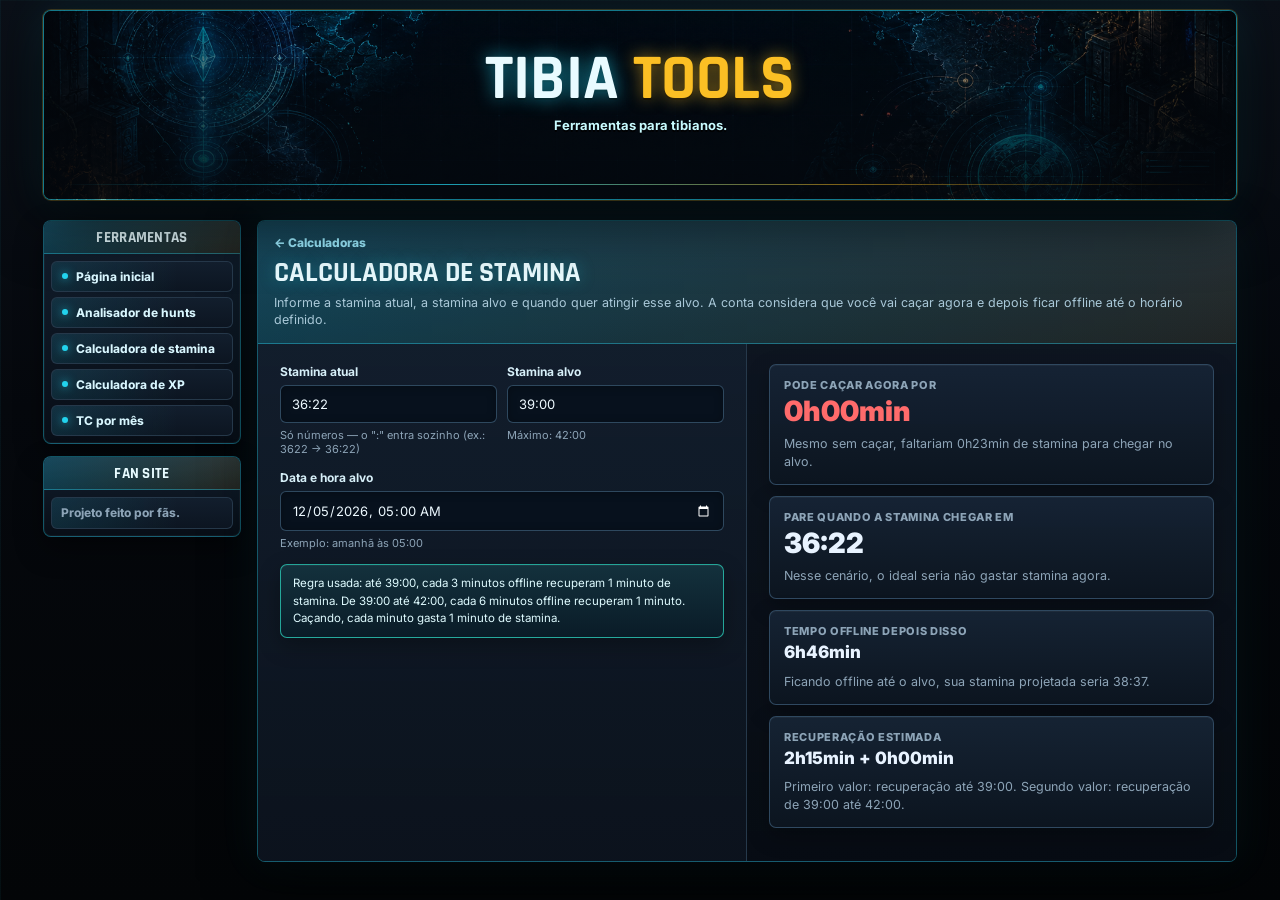
<file: calculadora-stamina.html>
<!doctype html>
<html lang="pt-BR">
<head>
  <meta charset="utf-8" />
  <meta name="viewport" content="width=device-width, initial-scale=1" />
  <title>Calculadora de Stamina - Tibia</title>
  <style>
    :root {
      color-scheme: dark;
      --bg: #14110c;
      --panel: #201b13;
      --panel-2: #1a160f;
      --ink: #ece5d8;
      --muted: #a89e8d;
      --line: #3a3225;
      --accent: #5cbb9a;
      --accent-2: #1e2d27;
      --accent-border: #2f4c42;
      --accent-ink: #c2e6d7;
      --danger: #e78c82;
      --warn: #dcae55;
      --shadow: 0 18px 50px rgba(0, 0, 0, 0.55);
    }

    * { box-sizing: border-box; }

    body {
      margin: 0;
      min-height: 100vh;
      font-family: Inter, ui-sans-serif, system-ui, -apple-system, BlinkMacSystemFont, "Segoe UI", sans-serif;
      font-size: 13px;
      background: var(--bg);
      color: var(--ink);
      display: grid;
      place-items: center;
      padding: 22px;
    }

    main {
      width: min(860px, 100%);
      background: var(--panel);
      border: 1px solid var(--line);
      border-radius: 8px;
      box-shadow: var(--shadow);
      overflow: hidden;
    }

    header {
      padding: 18px 22px 14px;
      border-bottom: 1px solid var(--line);
      background: linear-gradient(180deg, var(--panel), var(--panel-2));
    }

    h1 {
      margin: 0;
      font-size: clamp(19px, 2.6vw, 24px);
      line-height: 1.1;
      letter-spacing: 0;
    }

    .subtitle {
      margin: 7px 0 0;
      color: var(--muted);
      font-size: 12.5px;
      line-height: 1.4;
    }

    .content {
      display: grid;
      grid-template-columns: 1fr 1fr;
    }

    .form {
      padding: 20px 22px 22px;
      border-right: 1px solid var(--line);
    }

    .results {
      padding: 20px 22px 22px;
      background: var(--panel-2);
    }

    label {
      display: block;
      font-size: 12px;
      font-weight: 700;
      margin-bottom: 6px;
    }

    .field { margin-bottom: 14px; }

    input {
      width: 100%;
      border: 1px solid var(--line);
      background: var(--panel);
      color: var(--ink);
      border-radius: 7px;
      padding: 10px 11px;
      font: inherit;
      outline: none;
    }

    input:focus {
      border-color: var(--accent);
      box-shadow: 0 0 0 3px rgba(92, 187, 154, 0.4);
    }

    .hint {
      margin-top: 5px;
      color: var(--muted);
      font-size: 11px;
      line-height: 1.3;
    }

    button {
      width: 100%;
      border: 0;
      border-radius: 7px;
      background: var(--accent);
      color: #fff;
      font-weight: 800;
      font-size: 14px;
      padding: 11px 14px;
      cursor: pointer;
    }

    button:hover { filter: brightness(0.95); }

    .card {
      border: 1px solid var(--line);
      background: var(--panel);
      border-radius: 8px;
      padding: 13px 14px;
      margin-bottom: 11px;
    }

    .label {
      color: var(--muted);
      font-size: 11px;
      font-weight: 800;
      text-transform: uppercase;
      letter-spacing: 0.04em;
      margin-bottom: 5px;
    }

    .big {
      font-size: clamp(22px, 3.5vw, 28px);
      font-weight: 900;
      line-height: 1;
      letter-spacing: 0;
    }

    .medium {
      font-size: 17px;
      font-weight: 850;
      line-height: 1.15;
    }

    .ok { color: var(--accent); }
    .bad { color: var(--danger); }
    .warn { color: var(--warn); }

    .explain {
      color: var(--muted);
      font-size: 12.5px;
      line-height: 1.45;
      margin: 10px 0 0;
    }

    .home-link {
      display: inline-block;
      margin-bottom: 9px;
      color: var(--accent);
      text-decoration: none;
      font-size: 12px;
      font-weight: 800;
    }

    .home-link:hover { text-decoration: underline; }

    .formula {
      background: var(--accent-2);
      border: 1px solid var(--accent-border);
      border-radius: 7px;
      padding: 10px 12px;
      color: var(--accent-ink);
      font-size: 11.5px;
      line-height: 1.5;
      margin-top: 14px;
    }

    .row {
      display: grid;
      grid-template-columns: 1fr 1fr;
      gap: 10px;
    }

    @media (max-width: 720px) {
      body {
        padding: 12px;
        place-items: start center;
      }

      .content { grid-template-columns: 1fr; }

      .form {
        border-right: 0;
        border-bottom: 1px solid var(--line);
      }

      header, .form, .results {
        padding-left: 16px;
        padding-right: 16px;
      }

      .row {
        grid-template-columns: 1fr;
        gap: 0;
      }
    }
  </style>
  <link rel="stylesheet" href="tibia-theme.css" />
</head>
<body>
  <div class="site-top">
    <div class="site-brand">Tibia <span>Tools</span></div>
    <div class="site-slogan">Ferramentas para tibianos.</div>
  </div>
  <aside class="site-menu" aria-label="Menu lateral">
    <div class="menu-box">
      <div class="menu-title">Ferramentas</div>
      <ul class="menu-list">
        <li><a href="index.html">Página inicial</a></li>
        <li><a href="analisador-hunts.html">Analisador de hunts</a></li>
        <li><a href="calculadora-stamina.html">Calculadora de stamina</a></li>
        <li><a href="calculadora-xp.html">Calculadora de XP</a></li>
        <li><a href="calculadora-tc-mes.html">TC por mês</a></li>
      </ul>
    </div>
    <div class="menu-box">
      <div class="menu-title">Fan Site</div>
      <div class="menu-list">
        <div class="menu-note">Projeto feito por fãs.</div>
      </div>
    </div>
  </aside>
  <main>
    <header>
      <a class="home-link" href="index.html">← Calculadoras</a>
      <h1>Calculadora de stamina</h1>
      <p class="subtitle">
        Informe a stamina atual, a stamina alvo e quando quer atingir esse alvo. A conta considera que você vai caçar agora e depois ficar offline até o horário definido.
      </p>
    </header>

    <section class="content">
      <div class="form">
        <div class="row">
          <div class="field">
            <label for="current">Stamina atual</label>
            <input id="current" inputmode="numeric" placeholder="36:22" value="36:22" />
            <div class="hint">Só números — o ":" entra sozinho (ex.: 3622 → 36:22)</div>
          </div>

          <div class="field">
            <label for="target">Stamina alvo</label>
            <input id="target" inputmode="numeric" placeholder="39:00" value="39:00" />
            <div class="hint">Máximo: 42:00</div>
          </div>
        </div>

        <div class="field">
          <label for="targetDate">Data e hora alvo</label>
          <input id="targetDate" type="datetime-local" />
          <div class="hint">Exemplo: amanhã às 05:00</div>
        </div>

        <div class="formula">
          Regra usada: até 39:00, cada 3 minutos offline recuperam 1 minuto de stamina.
          De 39:00 até 42:00, cada 6 minutos offline recuperam 1 minuto.
          Caçando, cada minuto gasta 1 minuto de stamina.
        </div>
      </div>

      <div class="results">
        <div class="card">
          <div class="label">Pode caçar agora por</div>
          <div class="big ok" id="huntTime">--:--</div>
          <p class="explain" id="huntExplain">Preencha os dados e calcule.</p>
        </div>

        <div class="card">
          <div class="label">Pare quando a stamina chegar em</div>
          <div class="big" id="stopAt">--:--</div>
          <p class="explain" id="stopExplain">Esse é o limite recomendado para chegar no alvo.</p>
        </div>

        <div class="card">
          <div class="label">Tempo offline depois disso</div>
          <div class="medium" id="offlineTime">--:--</div>
          <p class="explain" id="offlineExplain">Quanto tempo sobraria offline até o alvo.</p>
        </div>

        <div class="card">
          <div class="label">Recuperação estimada</div>
          <div class="medium" id="recoveryBreakdown">--</div>
          <p class="explain" id="recoveryExplain">Separando recuperação até 39:00 e acima de 39:00.</p>
        </div>
      </div>
    </section>
  </main>

  <script>
    const NORMAL_LIMIT = 39 * 60;
    const MAX_STAMINA = 42 * 60;

    const currentEl = document.getElementById("current");
    const targetEl = document.getElementById("target");
    const targetDateEl = document.getElementById("targetDate");

    const huntTimeEl = document.getElementById("huntTime");
    const huntExplainEl = document.getElementById("huntExplain");
    const stopAtEl = document.getElementById("stopAt");
    const stopExplainEl = document.getElementById("stopExplain");
    const offlineTimeEl = document.getElementById("offlineTime");
    const offlineExplainEl = document.getElementById("offlineExplain");
    const recoveryBreakdownEl = document.getElementById("recoveryBreakdown");
    const recoveryExplainEl = document.getElementById("recoveryExplain");

    function pad(value) {
      return String(value).padStart(2, "0");
    }

    function minutesToStamina(totalMinutes) {
      const safe = Math.max(0, Math.floor(totalMinutes));
      const hours = Math.floor(safe / 60);
      const minutes = safe % 60;
      return `${hours}:${pad(minutes)}`;
    }

    function minutesToDuration(totalMinutes) {
      const safe = Math.max(0, Math.floor(totalMinutes));
      const hours = Math.floor(safe / 60);
      const minutes = safe % 60;
      return `${hours}h${pad(minutes)}min`;
    }

    function parseStamina(value) {
      const clean = value.trim().replace(",", ":").replace(".", ":");
      const match = clean.match(/^(\d{1,3}):([0-5]\d)$/);
      if (!match) return null;
      return Number(match[1]) * 60 + Number(match[2]);
    }

    // Máscara de tempo (mobile-friendly): digita só números e o ":" entra sozinho.
    // Os 2 últimos dígitos viram minutos. Ex.: "3622" -> "36:22".
    function maskTime(el) {
      const d = el.value.replace(/\D/g, "").slice(0, 4);
      el.value = d.length > 2 ? d.slice(0, -2) + ":" + d.slice(-2) : d;
      const len = el.value.length;
      try { el.setSelectionRange(len, len); } catch (e) {}
    }

    // Ao sair do campo, completa horas soltas: "39" -> "39:00".
    function padTime(el) {
      const d = el.value.replace(/\D/g, "");
      if (d.length >= 1 && d.length <= 2) el.value = d + ":00";
    }

    function recoverStamina(startStamina, offlineMinutes) {
      let stamina = Math.min(startStamina, MAX_STAMINA);
      let remainingOffline = Math.max(0, Math.floor(offlineMinutes));
      let recoveredNormal = 0;
      let recoveredBonus = 0;

      if (stamina < NORMAL_LIMIT && remainingOffline >= 3) {
        const neededNormal = NORMAL_LIMIT - stamina;
        const possibleNormal = Math.floor(remainingOffline / 3);
        recoveredNormal = Math.min(neededNormal, possibleNormal);
        stamina += recoveredNormal;
        remainingOffline -= recoveredNormal * 3;
      }

      if (stamina >= NORMAL_LIMIT && stamina < MAX_STAMINA && remainingOffline >= 6) {
        const neededBonus = MAX_STAMINA - stamina;
        const possibleBonus = Math.floor(remainingOffline / 6);
        recoveredBonus = Math.min(neededBonus, possibleBonus);
        stamina += recoveredBonus;
        remainingOffline -= recoveredBonus * 6;
      }

      return {
        finalStamina: Math.min(stamina, MAX_STAMINA),
        recoveredNormal,
        recoveredBonus,
        recoveredTotal: recoveredNormal + recoveredBonus,
        unusedOffline: remainingOffline
      };
    }

    function setDefaultTargetDate() {
      const now = new Date();
      const tomorrowFive = new Date(now);
      tomorrowFive.setDate(now.getDate() + 1);
      tomorrowFive.setHours(5, 0, 0, 0);

      const year = tomorrowFive.getFullYear();
      const month = pad(tomorrowFive.getMonth() + 1);
      const day = pad(tomorrowFive.getDate());
      const hour = pad(tomorrowFive.getHours());
      const minute = pad(tomorrowFive.getMinutes());

      targetDateEl.value = `${year}-${month}-${day}T${hour}:${minute}`;
    }

    function setError(message) {
      huntTimeEl.textContent = "--:--";
      huntTimeEl.className = "big bad";
      huntExplainEl.textContent = message;

      stopAtEl.textContent = "--:--";
      stopExplainEl.textContent = "Ajuste os dados para calcular novamente.";

      offlineTimeEl.textContent = "--:--";
      offlineExplainEl.textContent = "";

      recoveryBreakdownEl.textContent = "--";
      recoveryExplainEl.textContent = "";
    }

    // Persistência dos campos (localStorage) — os valores sobrevivem ao F5.
    // A data/hora alvo não é salva de propósito (ficaria no passado depois).
    const STORE_KEY = "tibiaTools:stamina";
    const STORE_TEXT = ["current", "target"];

    function saveState() {
      try {
        const s = {};
        STORE_TEXT.forEach(id => { const el = document.getElementById(id); if (el) s[id] = el.value; });
        localStorage.setItem(STORE_KEY, JSON.stringify(s));
      } catch (e) {}
    }

    function restoreState() {
      try {
        const s = JSON.parse(localStorage.getItem(STORE_KEY) || "null");
        if (!s) return;
        STORE_TEXT.forEach(id => { const el = document.getElementById(id); if (el && typeof s[id] === "string") el.value = s[id]; });
      } catch (e) {}
    }

    function calculate() {
      saveState();
      const current = parseStamina(currentEl.value);
      const target = parseStamina(targetEl.value);
      const targetDate = new Date(targetDateEl.value);
      const now = new Date();

      if (current === null) {
        setError("Stamina atual inválida. Use o formato 36:22.");
        return;
      }

      if (target === null) {
        setError("Stamina alvo inválida. Use o formato 39:00.");
        return;
      }

      if (current > MAX_STAMINA || target > MAX_STAMINA) {
        setError("A stamina máxima considerada é 42:00.");
        return;
      }

      if (!targetDateEl.value || Number.isNaN(targetDate.getTime())) {
        setError("Informe uma data e hora alvo válida.");
        return;
      }

      const totalWindow = Math.floor((targetDate.getTime() - now.getTime()) / 60000);

      if (totalWindow <= 0) {
        setError("A data/hora alvo precisa estar no futuro.");
        return;
      }

      const noHuntProjection = recoverStamina(current, totalWindow);

      if (noHuntProjection.finalStamina < target) {
        const deficit = target - noHuntProjection.finalStamina;

        huntTimeEl.textContent = "0h00min";
        huntTimeEl.className = "big bad";
        huntExplainEl.textContent = `Mesmo sem caçar, faltariam ${minutesToDuration(deficit)} de stamina para chegar no alvo.`;

        stopAtEl.textContent = minutesToStamina(current);
        stopExplainEl.textContent = "Nesse cenário, o ideal seria não gastar stamina agora.";

        offlineTimeEl.textContent = minutesToDuration(totalWindow);
        offlineExplainEl.textContent = `Ficando offline até o alvo, sua stamina projetada seria ${minutesToStamina(noHuntProjection.finalStamina)}.`;

        recoveryBreakdownEl.textContent =
          `${minutesToDuration(noHuntProjection.recoveredNormal)} + ${minutesToDuration(noHuntProjection.recoveredBonus)}`;
        recoveryExplainEl.textContent =
          "Primeiro valor: recuperação até 39:00. Segundo valor: recuperação de 39:00 até 42:00.";
        return;
      }

      let allowedHunt = 0;

      for (let hunt = 0; hunt <= Math.min(current, totalWindow); hunt++) {
        const stopAt = current - hunt;
        const offlineAfter = totalWindow - hunt;
        const projection = recoverStamina(stopAt, offlineAfter);

        if (projection.finalStamina >= target) {
          allowedHunt = hunt;
        } else {
          break;
        }
      }

      const stopAt = current - allowedHunt;
      const offlineAfter = totalWindow - allowedHunt;
      const projection = recoverStamina(stopAt, offlineAfter);

      huntTimeEl.textContent = minutesToDuration(allowedHunt);
      huntTimeEl.className = allowedHunt > 0 ? "big ok" : "big warn";
      huntExplainEl.textContent = allowedHunt > 0
        ? "Esse é o máximo aproximado que você pode caçar agora."
        : "Você já está no limite. Para bater o alvo, não vale gastar stamina agora.";

      stopAtEl.textContent = minutesToStamina(stopAt);
      stopExplainEl.textContent =
        `Parando nesse ponto, a projeção no horário alvo fica em ${minutesToStamina(projection.finalStamina)}.`;

      offlineTimeEl.textContent = minutesToDuration(offlineAfter);
      offlineExplainEl.textContent =
        "Esse é o tempo offline restante entre parar de caçar e chegar no horário alvo.";

      recoveryBreakdownEl.textContent =
        `${minutesToDuration(projection.recoveredNormal)} + ${minutesToDuration(projection.recoveredBonus)}`;
      recoveryExplainEl.textContent =
        "Primeiro valor: recuperação até 39:00, em ritmo de 3:1. Segundo valor: recuperação acima de 39:00, em ritmo de 6:1.";
    }

    setDefaultTargetDate();
    restoreState();
    calculate();

    currentEl.addEventListener("input", () => { maskTime(currentEl); calculate(); });
    currentEl.addEventListener("blur", () => { padTime(currentEl); calculate(); });
    targetEl.addEventListener("input", () => { maskTime(targetEl); calculate(); });
    targetEl.addEventListener("blur", () => { padTime(targetEl); calculate(); });
    targetDateEl.addEventListener("input", calculate);
  </script>
</body>
</html>
</file>
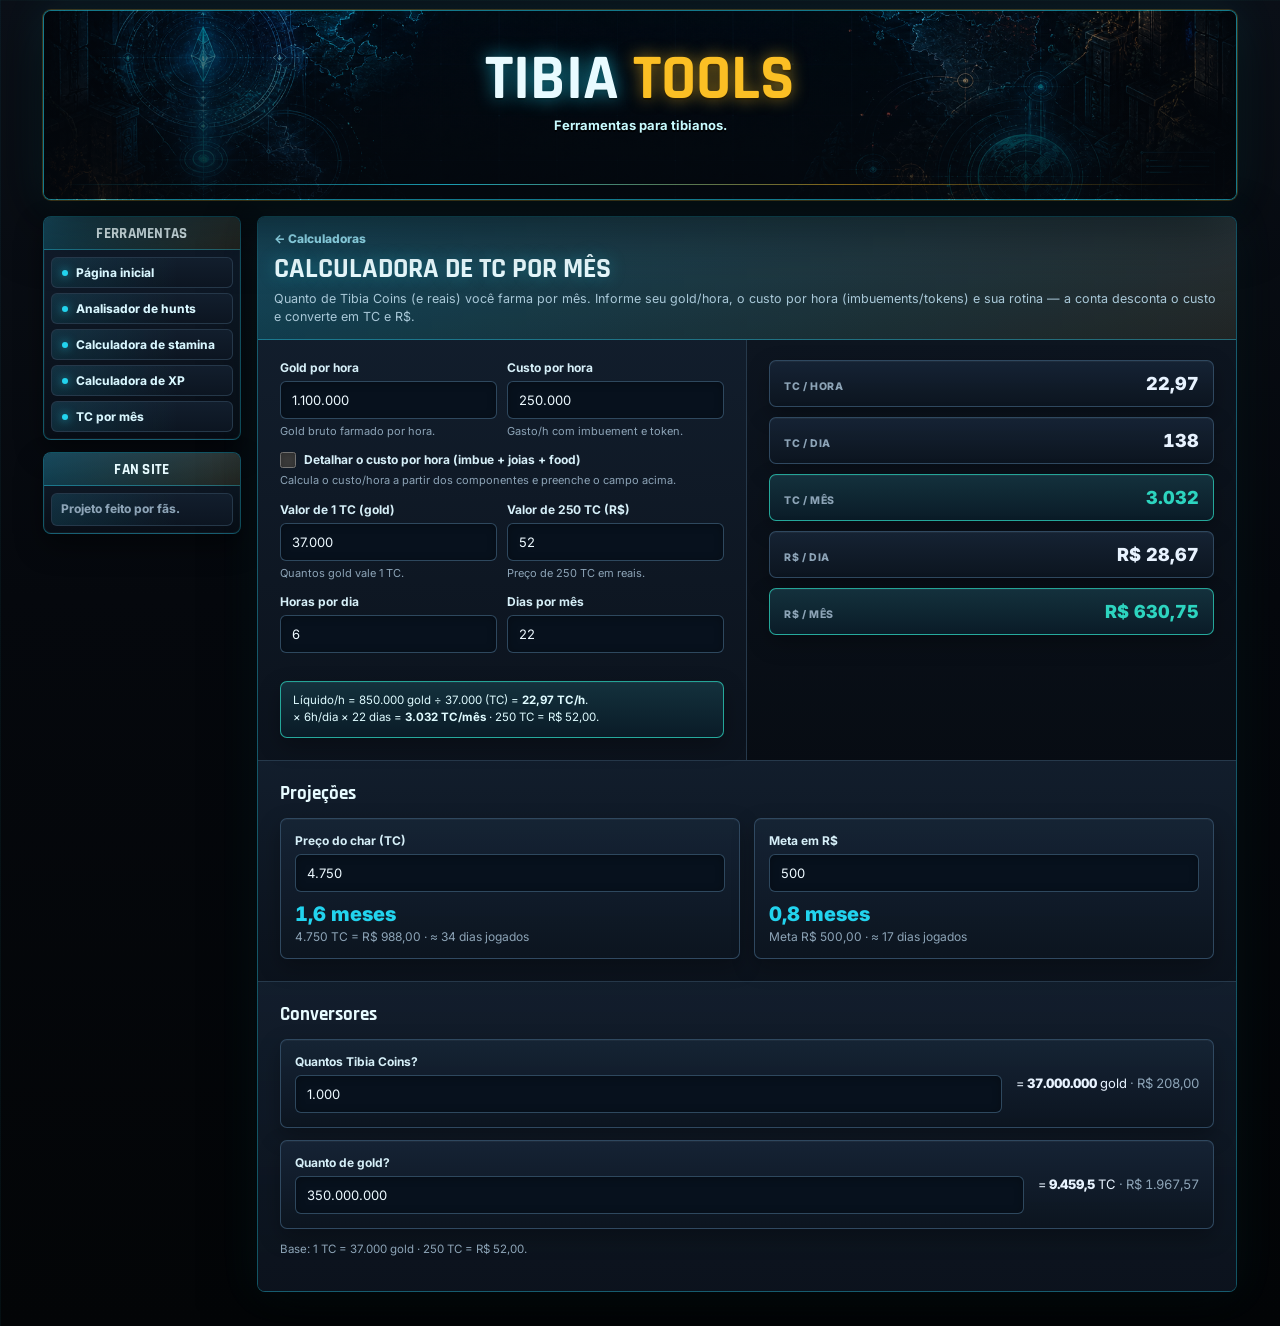
<file: calculadora-tc-mes.html>
<!doctype html>
<html lang="pt-BR">
<head>
  <meta charset="utf-8" />
  <meta name="viewport" content="width=device-width, initial-scale=1" />
  <title>Calculadora de TC por mês - Tibia</title>
  <style>
    :root {
      color-scheme: dark;
      --bg: #14110c;
      --panel: #201b13;
      --panel-2: #1a160f;
      --ink: #ece5d8;
      --muted: #a89e8d;
      --line: #3a3225;
      --accent: #5cbb9a;
      --accent-2: #1e2d27;
      --accent-border: #2f4c42;
      --accent-ink: #c2e6d7;
      --warn: #dcae55;
      --danger: #e78c82;
      --shadow: 0 14px 40px rgba(0, 0, 0, 0.55);
    }

    * { box-sizing: border-box; }

    body {
      margin: 0;
      min-height: 100vh;
      font-family: Inter, ui-sans-serif, system-ui, -apple-system, BlinkMacSystemFont, "Segoe UI", sans-serif;
      font-size: 13px;
      background: var(--bg);
      color: var(--ink);
      display: grid;
      place-items: center;
      padding: 22px;
    }

    main {
      width: min(860px, 100%);
      background: var(--panel);
      border: 1px solid var(--line);
      border-radius: 8px;
      box-shadow: var(--shadow);
      overflow: hidden;
    }

    header {
      padding: 18px 22px 14px;
      border-bottom: 1px solid var(--line);
      background: linear-gradient(180deg, var(--panel), var(--panel-2));
    }

    h1 { margin: 0; font-size: clamp(19px, 2.6vw, 24px); line-height: 1.1; }
    h2 { margin: 0 0 12px; font-size: 14px; font-weight: 850; }

    .subtitle { margin: 7px 0 0; color: var(--muted); font-size: 12.5px; line-height: 1.4; }

    .home-link {
      display: inline-block; margin-bottom: 9px;
      color: var(--accent); text-decoration: none; font-size: 12px; font-weight: 800;
    }
    .home-link:hover { text-decoration: underline; }

    .content { display: grid; grid-template-columns: 1fr 1fr; }

    .form { padding: 20px 22px 22px; border-right: 1px solid var(--line); }
    .results { padding: 20px 22px 22px; background: var(--panel-2); display: grid; gap: 10px; align-content: start; }

    label { display: block; font-size: 12px; font-weight: 700; margin-bottom: 6px; }
    .field { margin-bottom: 14px; }

    input {
      width: 100%; border: 1px solid var(--line); background: var(--panel); color: var(--ink);
      border-radius: 7px; padding: 10px 11px; font: inherit; outline: none;
    }
    input:focus { border-color: var(--accent); box-shadow: 0 0 0 3px rgba(92, 187, 154, 0.4); }

    .hint { margin-top: 5px; color: var(--muted); font-size: 11px; line-height: 1.3; }

    input[readonly] { background: var(--panel-2); color: var(--muted); cursor: not-allowed; }

    .check {
      display: flex; align-items: flex-start; gap: 8px; cursor: pointer;
      font-size: 12px; font-weight: 700; margin-bottom: 0; line-height: 1.35;
    }
    .check input { width: 16px; height: 16px; flex: 0 0 auto; margin: 0; padding: 0; accent-color: var(--accent); }

    .row { display: grid; grid-template-columns: 1fr 1fr; gap: 10px; }

    .card {
      border: 1px solid var(--line); background: var(--panel); border-radius: 8px; padding: 12px 14px;
      display: flex; align-items: baseline; justify-content: space-between; gap: 10px;
    }
    .card.feature { border-color: var(--accent-border); background: var(--accent-2); }
    .card .label {
      font-size: 10.5px; font-weight: 800; text-transform: uppercase; letter-spacing: 0.04em; color: var(--muted);
    }
    .card .val { font-size: 18px; font-weight: 850; font-variant-numeric: tabular-nums; }
    .card .val.ok { color: var(--accent); }

    .section { padding: 20px 22px 22px; border-top: 1px solid var(--line); }

    .proj-grid { display: grid; grid-template-columns: 1fr 1fr; gap: 14px; }
    .proj {
      border: 1px solid var(--line); border-radius: 8px; padding: 14px; background: var(--panel);
    }
    .proj .out { margin-top: 10px; }
    .proj .big { font-size: 20px; font-weight: 850; color: var(--accent); font-variant-numeric: tabular-nums; }
    .proj .sub { margin-top: 3px; color: var(--muted); font-size: 12px; }

    .conv {
      display: grid; grid-template-columns: 1fr auto; gap: 10px 14px; align-items: center;
      border: 1px solid var(--line); border-radius: 8px; padding: 14px; background: var(--panel);
    }
    .conv + .conv { margin-top: 12px; }
    .conv .out { font-variant-numeric: tabular-nums; font-size: 13px; }
    .conv .out b { font-weight: 850; }
    .conv .out .muted { color: var(--muted); }

    .formula {
      background: var(--accent-2); border: 1px solid var(--accent-border); border-radius: 7px;
      padding: 10px 12px; color: var(--accent-ink); font-size: 11.5px; line-height: 1.5; margin-top: 14px;
    }

    .foot-note { margin-top: 12px; color: var(--muted); font-size: 11.5px; line-height: 1.5; }

    @media (max-width: 720px) {
      body { padding: 12px; place-items: start center; }
      .content { grid-template-columns: 1fr; }
      .form { border-right: 0; border-bottom: 1px solid var(--line); }
      header, .form, .results, .section { padding-left: 16px; padding-right: 16px; }
      .row, .proj-grid { grid-template-columns: 1fr; gap: 0; }
      .proj-grid { gap: 12px; }
    }
  </style>
  <link rel="stylesheet" href="tibia-theme.css" />
</head>
<body>
  <div class="site-top">
    <div class="site-brand">Tibia <span>Tools</span></div>
    <div class="site-slogan">Ferramentas para tibianos.</div>
  </div>
  <aside class="site-menu" aria-label="Menu lateral">
    <div class="menu-box">
      <div class="menu-title">Ferramentas</div>
      <ul class="menu-list">
        <li><a href="index.html">Página inicial</a></li>
        <li><a href="analisador-hunts.html">Analisador de hunts</a></li>
        <li><a href="calculadora-stamina.html">Calculadora de stamina</a></li>
        <li><a href="calculadora-xp.html">Calculadora de XP</a></li>
        <li><a href="calculadora-tc-mes.html">TC por mês</a></li>
      </ul>
    </div>
    <div class="menu-box">
      <div class="menu-title">Fan Site</div>
      <div class="menu-list">
        <div class="menu-note">Projeto feito por fãs.</div>
      </div>
    </div>
  </aside>
  <main>
    <header>
      <a class="home-link" href="index.html">← Calculadoras</a>
      <h1>Calculadora de TC por mês</h1>
      <p class="subtitle">
        Quanto de Tibia Coins (e reais) você farma por mês. Informe seu gold/hora, o custo por hora
        (imbuements/tokens) e sua rotina — a conta desconta o custo e converte em TC e R$.
      </p>
    </header>

    <section class="content">
      <div class="form">
        <div class="row">
          <div class="field">
            <label for="goldHora">Gold por hora</label>
            <input id="goldHora" inputmode="numeric" value="1.100.000" />
            <div class="hint">Gold bruto farmado por hora.</div>
          </div>
          <div class="field">
            <label for="custoHora">Custo por hora</label>
            <input id="custoHora" inputmode="numeric" value="250.000" />
            <div class="hint" id="custoHoraHint">Gasto/h com imbuement e token.</div>
          </div>
        </div>

        <div class="field">
          <label class="check"><input type="checkbox" id="detalhar" /> Detalhar o custo por hora (imbue + joias + food)</label>
          <div class="hint">Calcula o custo/hora a partir dos componentes e preenche o campo acima.</div>
        </div>

        <div class="row">
          <div class="field">
            <label for="valorTc">Valor de 1 TC (gold)</label>
            <input id="valorTc" inputmode="numeric" value="37.000" />
            <div class="hint">Quantos gold vale 1 TC.</div>
          </div>
          <div class="field">
            <label for="valor250">Valor de 250 TC (R$)</label>
            <input id="valor250" inputmode="decimal" value="52" />
            <div class="hint">Preço de 250 TC em reais.</div>
          </div>
        </div>

        <div class="row">
          <div class="field">
            <label for="horasDia">Horas por dia</label>
            <input id="horasDia" inputmode="decimal" value="6" />
          </div>
          <div class="field">
            <label for="diasMes">Dias por mês</label>
            <input id="diasMes" inputmode="decimal" value="22" />
          </div>
        </div>

        <div class="formula" id="formula"></div>
      </div>

      <div class="results">
        <div class="card"><span class="label">TC / hora</span><span class="val" id="tcHora">--</span></div>
        <div class="card"><span class="label">TC / dia</span><span class="val" id="tcDia">--</span></div>
        <div class="card feature"><span class="label">TC / mês</span><span class="val ok" id="tcMes">--</span></div>
        <div class="card"><span class="label">R$ / dia</span><span class="val" id="rsDia">--</span></div>
        <div class="card feature"><span class="label">R$ / mês</span><span class="val ok" id="rsMes">--</span></div>
      </div>
    </section>

    <section class="section" id="detalheSection" style="display:none">
      <h2>Detalhamento do custo por hora</h2>
      <div class="row">
        <div class="field">
          <label for="imbueCusto">Imbuements — custo por 20h (gold)</label>
          <input id="imbueCusto" inputmode="numeric" value="2.630.000" />
          <div class="hint">Total pra encher as imbuements (gold/gold token). Duram 20h → ÷20.</div>
        </div>
        <div class="field">
          <label for="silverPreco">Preço do silver token (gold)</label>
          <input id="silverPreco" inputmode="numeric" value="60.000" />
          <div class="hint">Silver recarrega colar e anel.</div>
        </div>
      </div>

      <div class="row">
        <div class="field">
          <label for="colarSilver">Colar — silver por recarga</label>
          <input id="colarSilver" inputmode="numeric" value="3" />
        </div>
        <div class="field">
          <label for="colarDur">Colar — duração (horas)</label>
          <input id="colarDur" inputmode="decimal" value="2" />
        </div>
      </div>

      <div class="row">
        <div class="field">
          <label for="anelSilver">Anel — silver por recarga</label>
          <input id="anelSilver" inputmode="numeric" value="5" />
        </div>
        <div class="field">
          <label for="anelDur">Anel — duração (horas)</label>
          <input id="anelDur" inputmode="decimal" value="3" />
        </div>
      </div>

      <div class="field">
        <label for="foodHora">Food (gold por hora)</label>
        <input id="foodHora" inputmode="numeric" value="90.000" />
      </div>

      <p class="foot-note" id="detalheOut"></p>
    </section>

    <section class="section">
      <h2>Projeções</h2>
      <div class="proj-grid">
        <div class="proj">
          <label for="charTc">Preço do char (TC)</label>
          <input id="charTc" inputmode="numeric" value="4.750" />
          <div class="out">
            <div class="big" id="charMeses">--</div>
            <div class="sub" id="charSub"></div>
          </div>
        </div>
        <div class="proj">
          <label for="metaRs">Meta em R$</label>
          <input id="metaRs" inputmode="decimal" value="500" />
          <div class="out">
            <div class="big" id="metaMeses">--</div>
            <div class="sub" id="metaSub"></div>
          </div>
        </div>
      </div>
    </section>

    <section class="section">
      <h2>Conversores</h2>
      <div class="conv">
        <div>
          <label for="convTc">Quantos Tibia Coins?</label>
          <input id="convTc" inputmode="numeric" value="1.000" />
        </div>
        <div class="out" id="convTcOut"></div>
      </div>
      <div class="conv">
        <div>
          <label for="convGold">Quanto de gold?</label>
          <input id="convGold" inputmode="numeric" value="350.000.000" />
        </div>
        <div class="out" id="convGoldOut"></div>
      </div>
      <p class="foot-note" id="convNote"></p>
    </section>
  </main>

  <script>
    const $ = id => document.getElementById(id);
    const goldHoraEl = $("goldHora"), custoHoraEl = $("custoHora"), valorTcEl = $("valorTc"),
          valor250El = $("valor250"), horasDiaEl = $("horasDia"), diasMesEl = $("diasMes");
    const charTcEl = $("charTc"), metaRsEl = $("metaRs"), convTcEl = $("convTc"), convGoldEl = $("convGold");
    const detalharEl = $("detalhar"), custoHoraHintEl = $("custoHoraHint"),
          detalheSectionEl = $("detalheSection"), detalheOutEl = $("detalheOut"),
          imbueCustoEl = $("imbueCusto"), silverPrecoEl = $("silverPreco"),
          colarSilverEl = $("colarSilver"), colarDurEl = $("colarDur"),
          anelSilverEl = $("anelSilver"), anelDurEl = $("anelDur"), foodHoraEl = $("foodHora");

    function parseNumber(v) { const d = v.replace(/[^\d]/g, ""); return d ? Number(d) : null; }
    function parseDecimal(v) {
      const c = v.trim().replace(/\./g, "").replace(",", ".").replace(/[^\d.]/g, "");
      const n = parseFloat(c); return Number.isNaN(n) ? null : n;
    }
    function groupThousands(digits) {
      return digits.replace(/^0+(?=\d)/, "").replace(/\B(?=(\d{3})+(?!\d))/g, ".");
    }
    function maskThousands(el) {
      const old = el.value, caret = el.selectionStart ?? old.length;
      const before = old.slice(0, caret).replace(/\D/g, "").length;
      const f = groupThousands(old.replace(/\D/g, ""));
      el.value = f;
      let nc = f.length;
      if (before === 0) nc = 0;
      else { let c = 0; for (let i = 0; i < f.length; i++) { if (/\d/.test(f[i])) c++; if (c === before) { nc = i + 1; break; } } }
      try { el.setSelectionRange(nc, nc); } catch (e) {}
    }

    function fmtNum(v, dec = 0) {
      return v.toLocaleString("pt-BR", { minimumFractionDigits: dec, maximumFractionDigits: dec });
    }
    function fmtReais(v) { return v.toLocaleString("pt-BR", { style: "currency", currency: "BRL" }); }
    function fmtMeses(m) {
      if (!isFinite(m) || m <= 0) return "--";
      const txt = m.toLocaleString("pt-BR", { maximumFractionDigits: 1 });
      return `${txt} ${m < 1.05 && m >= 0.95 ? "mês" : "meses"}`;
    }

    // Persistência (localStorage) — sobrevive ao F5.
    const STORE_KEY = "tibiaTools:tcmes";
    const STORE_TEXT = ["goldHora", "custoHora", "valorTc", "valor250", "horasDia", "diasMes", "charTc", "metaRs", "convTc", "convGold",
                        "imbueCusto", "silverPreco", "colarSilver", "colarDur", "anelSilver", "anelDur", "foodHora"];
    const STORE_CHECK = ["detalhar"];
    function saveState() {
      try {
        const s = {};
        STORE_TEXT.forEach(id => { const el = $(id); if (el) s[id] = el.value; });
        STORE_CHECK.forEach(id => { const el = $(id); if (el) s[id] = el.checked; });
        localStorage.setItem(STORE_KEY, JSON.stringify(s));
      } catch (e) {}
    }
    function restoreState() {
      try {
        const s = JSON.parse(localStorage.getItem(STORE_KEY) || "null");
        if (!s) return;
        STORE_TEXT.forEach(id => { const el = $(id); if (el && typeof s[id] === "string") el.value = s[id]; });
        STORE_CHECK.forEach(id => { const el = $(id); if (el && typeof s[id] === "boolean") el.checked = s[id]; });
      } catch (e) {}
    }

    function rsPorTc() {
      const v250 = parseDecimal(valor250El.value);
      return v250 !== null ? v250 / 250 : null;
    }

    // Detalhamento do custo/hora: imbuements (÷20h) + colar/anel (silver ÷ duração) + food.
    function computeCustoDetalhe() {
      const imbue = parseNumber(imbueCustoEl.value) || 0;
      const silverPreco = parseNumber(silverPrecoEl.value) || 0;
      const colarSilver = parseNumber(colarSilverEl.value) || 0;
      const colarDur = parseDecimal(colarDurEl.value) || 0;
      const anelSilver = parseNumber(anelSilverEl.value) || 0;
      const anelDur = parseDecimal(anelDurEl.value) || 0;
      const food = parseNumber(foodHoraEl.value) || 0;
      const imbueH = imbue / 20;
      const colarH = colarDur > 0 ? (colarSilver * silverPreco) / colarDur : 0;
      const anelH = anelDur > 0 ? (anelSilver * silverPreco) / anelDur : 0;
      return { imbueH, colarH, anelH, food, total: imbueH + colarH + anelH + food };
    }

    function calculate() {
      saveState();

      const goldHora = parseNumber(goldHoraEl.value) || 0;

      // Custo por hora: manual, ou calculado pelo detalhamento (imbue + joias + food).
      const detalhar = detalharEl.checked;
      detalheSectionEl.style.display = detalhar ? "" : "none";
      custoHoraEl.readOnly = detalhar;
      custoHoraHintEl.textContent = detalhar ? "Calculado no detalhamento abaixo." : "Gasto/h com imbuement e token.";
      let custoHora;
      if (detalhar) {
        const d = computeCustoDetalhe();
        custoHora = d.total;
        custoHoraEl.value = groupThousands(String(Math.round(d.total)));
        detalheOutEl.innerHTML =
          `Imbue <b>${fmtNum(d.imbueH, 0)}</b> + Colar <b>${fmtNum(d.colarH, 0)}</b> + Anel <b>${fmtNum(d.anelH, 0)}</b> + Food <b>${fmtNum(d.food, 0)}</b> = <strong>${fmtNum(d.total, 0)} gold/h</strong>.`;
      } else {
        custoHora = parseNumber(custoHoraEl.value) || 0;
      }

      const valorTc = parseNumber(valorTcEl.value);
      const horasDia = parseDecimal(horasDiaEl.value) || 0;
      const diasMes = parseDecimal(diasMesEl.value) || 0;
      const rsTc = rsPorTc();

      const netGold = goldHora - custoHora;
      const tcHora = valorTc ? netGold / valorTc : 0;
      const tcDia = tcHora * horasDia;
      const tcMes = tcDia * diasMes;
      const rsDia = rsTc !== null ? tcDia * rsTc : 0;
      const rsMes = rsTc !== null ? tcMes * rsTc : 0;

      $("tcHora").textContent = fmtNum(tcHora, 2);
      $("tcDia").textContent = fmtNum(tcDia, 0);
      $("tcMes").textContent = fmtNum(tcMes, 0);
      $("rsDia").textContent = rsTc !== null ? fmtReais(rsDia) : "--";
      $("rsMes").textContent = rsTc !== null ? fmtReais(rsMes) : "--";

      $("formula").innerHTML =
        `Líquido/h = ${fmtNum(netGold, 0)} gold ÷ ${valorTc ? fmtNum(valorTc, 0) : "?"} (TC) = <strong>${fmtNum(tcHora, 2)} TC/h</strong>.<br>`
        + `× ${fmtNum(horasDia, 0)}h/dia × ${fmtNum(diasMes, 0)} dias = <strong>${fmtNum(tcMes, 0)} TC/mês</strong> · 250 TC = ${rsTc !== null ? fmtReais(rsTc * 250) : "?"}.`;

      // Projeções
      const charTc = parseNumber(charTcEl.value) || 0;
      $("charMeses").textContent = tcMes > 0 && charTc > 0 ? fmtMeses(charTc / tcMes) : "--";
      $("charSub").textContent = (charTc > 0 && rsTc !== null)
        ? `${fmtNum(charTc, 0)} TC = ${fmtReais(charTc * rsTc)}` + (tcDia > 0 ? ` · ≈ ${fmtNum(charTc / tcDia, 0)} dias jogados` : "")
        : "";

      const metaRs = parseDecimal(metaRsEl.value) || 0;
      $("metaMeses").textContent = rsMes > 0 && metaRs > 0 ? fmtMeses(metaRs / rsMes) : "--";
      $("metaSub").textContent = (metaRs > 0)
        ? `Meta ${fmtReais(metaRs)}` + (rsDia > 0 ? ` · ≈ ${fmtNum(metaRs / rsDia, 0)} dias jogados` : "")
        : "";

      // Conversores
      const convTc = parseNumber(convTcEl.value) || 0;
      $("convTcOut").innerHTML = valorTc
        ? `= <b>${fmtNum(convTc * valorTc, 0)}</b> gold <span class="muted">· ${rsTc !== null ? fmtReais(convTc * rsTc) : "?"}</span>`
        : "";

      const convGold = parseNumber(convGoldEl.value) || 0;
      const convGoldTc = valorTc ? convGold / valorTc : 0;
      $("convGoldOut").innerHTML = valorTc
        ? `= <b>${fmtNum(convGoldTc, 1)}</b> TC <span class="muted">· ${rsTc !== null ? fmtReais(convGoldTc * rsTc) : "?"}</span>`
        : "";

      $("convNote").textContent = `Base: 1 TC = ${valorTc ? fmtNum(valorTc, 0) : "?"} gold · 250 TC = ${rsTc !== null ? fmtReais(rsTc * 250) : "?"}.`;
    }

    restoreState();
    calculate();

    // máscara de milhar nos campos de gold/TC
    ["goldHora", "custoHora", "valorTc", "charTc", "convTc", "convGold", "imbueCusto", "silverPreco", "foodHora"].forEach(id => {
      $(id).addEventListener("input", () => { maskThousands($(id)); calculate(); });
    });
    // campos decimais/simples
    ["valor250", "horasDia", "diasMes", "metaRs", "colarSilver", "colarDur", "anelSilver", "anelDur"].forEach(id => {
      $(id).addEventListener("input", calculate);
    });
    detalharEl.addEventListener("change", calculate);
  </script>
</body>
</html>
</file>
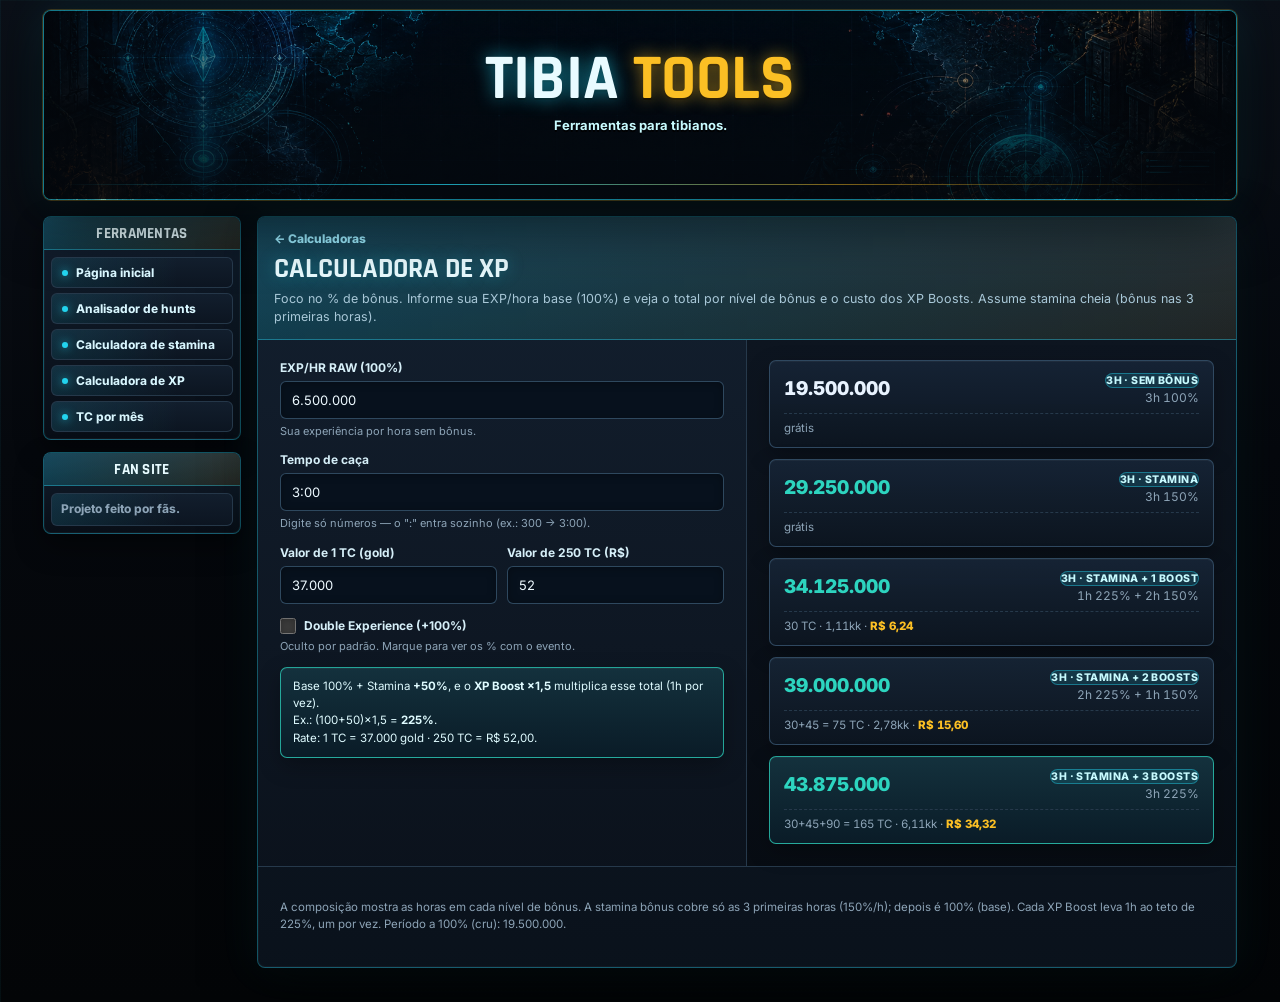
<file: calculadora-xp.html>
<!doctype html>
<html lang="pt-BR">
<head>
  <meta charset="utf-8" />
  <meta name="viewport" content="width=device-width, initial-scale=1" />
  <title>Calculadora de XP (%) - Tibia</title>
  <style>
    :root {
      color-scheme: dark;
      --bg: #14110c;
      --panel: #201b13;
      --panel-2: #1a160f;
      --ink: #ece5d8;
      --muted: #a89e8d;
      --line: #3a3225;
      --accent: #5cbb9a;
      --accent-2: #1e2d27;
      --accent-border: #2f4c42;
      --accent-ink: #c2e6d7;
      --warn: #dcae55;
      --danger: #e78c82;
      --shadow: 0 14px 40px rgba(0, 0, 0, 0.55);
    }

    * { box-sizing: border-box; }

    body {
      margin: 0;
      min-height: 100vh;
      font-family: Inter, ui-sans-serif, system-ui, -apple-system, BlinkMacSystemFont, "Segoe UI", sans-serif;
      font-size: 13px;
      background: var(--bg);
      color: var(--ink);
      display: grid;
      place-items: center;
      padding: 22px;
    }

    main {
      width: min(860px, 100%);
      background: var(--panel);
      border: 1px solid var(--line);
      border-radius: 8px;
      box-shadow: var(--shadow);
      overflow: hidden;
    }

    header {
      padding: 18px 22px 14px;
      border-bottom: 1px solid var(--line);
      background: linear-gradient(180deg, var(--panel), var(--panel-2));
    }

    h1 {
      margin: 0;
      font-size: clamp(19px, 2.6vw, 24px);
      line-height: 1.1;
    }

    h2 {
      margin: 0 0 12px;
      font-size: 14px;
      font-weight: 850;
    }

    .subtitle {
      margin: 7px 0 0;
      color: var(--muted);
      font-size: 12.5px;
      line-height: 1.4;
    }

    .home-link {
      display: inline-block;
      margin-bottom: 9px;
      color: var(--accent);
      text-decoration: none;
      font-size: 12px;
      font-weight: 800;
    }
    .home-link:hover { text-decoration: underline; }

    .content {
      display: grid;
      grid-template-columns: 1fr 1fr;
    }

    .form {
      padding: 20px 22px 22px;
      border-right: 1px solid var(--line);
    }

    .results {
      padding: 20px 22px 22px;
      background: var(--panel-2);
      display: grid;
      gap: 11px;
      align-content: start;
    }

    label {
      display: block;
      font-size: 12px;
      font-weight: 700;
      margin-bottom: 6px;
    }

    .field { margin-bottom: 14px; }

    input {
      width: 100%;
      border: 1px solid var(--line);
      background: var(--panel);
      color: var(--ink);
      border-radius: 7px;
      padding: 10px 11px;
      font: inherit;
      outline: none;
    }

    input:focus {
      border-color: var(--accent);
      box-shadow: 0 0 0 3px rgba(92, 187, 154, 0.4);
    }

    .hint {
      margin-top: 5px;
      color: var(--muted);
      font-size: 11px;
      line-height: 1.3;
    }

    .check {
      display: flex;
      align-items: center;
      gap: 8px;
      cursor: pointer;
      font-size: 12px;
      font-weight: 700;
      margin-bottom: 0;
    }
    .check input {
      width: 16px;
      height: 16px;
      flex: 0 0 auto;
      margin: 0;
      padding: 0;
      accent-color: var(--accent);
    }

    .row {
      display: grid;
      grid-template-columns: 1fr 1fr;
      gap: 10px;
    }

    .card {
      border: 1px solid var(--line);
      background: var(--panel);
      border-radius: 8px;
      padding: 12px 14px;
      display: flex;
      flex-direction: column;
      gap: 8px;
    }
    .card.feature {
      border-color: var(--accent-border);
      background: var(--accent-2);
    }

    .card-top {
      display: flex;
      align-items: center;
      justify-content: space-between;
      gap: 12px;
    }

    .card .exp {
      font-size: 19px;
      font-weight: 850;
      line-height: 1.1;
      font-variant-numeric: tabular-nums;
    }
    .card .exp.ok { color: var(--accent); }

    .card .side {
      text-align: right;
      min-width: 0;
    }
    .card .tag {
      font-size: 10.5px;
      font-weight: 800;
      text-transform: uppercase;
      letter-spacing: 0.04em;
      color: var(--muted);
    }
    .card .segs {
      font-size: 12px;
      color: var(--muted);
      font-variant-numeric: tabular-nums;
      margin-top: 2px;
    }
    .card .cost-line {
      font-size: 11.5px;
      color: var(--muted);
      font-variant-numeric: tabular-nums;
      border-top: 1px dashed var(--line);
      padding-top: 7px;
    }
    .card .cost-line b { color: var(--warn); font-weight: 800; }

    .formula {
      background: var(--accent-2);
      border: 1px solid var(--accent-border);
      border-radius: 7px;
      padding: 10px 12px;
      color: var(--accent-ink);
      font-size: 11.5px;
      line-height: 1.5;
      margin-top: 14px;
    }

    .table-section {
      padding: 20px 22px 22px;
      border-top: 1px solid var(--line);
    }

    .table-wrap { overflow-x: auto; }

    table {
      width: 100%;
      border-collapse: collapse;
      font-size: 12.5px;
    }

    thead th {
      font-size: 11px;
      font-weight: 800;
      text-transform: uppercase;
      letter-spacing: 0.03em;
      color: var(--muted);
      text-align: right;
      padding: 8px 10px;
      border-bottom: 2px solid var(--line);
      white-space: nowrap;
    }
    thead th:first-child { text-align: left; }

    tbody td {
      padding: 9px 10px;
      text-align: right;
      border-bottom: 1px solid var(--line);
      font-variant-numeric: tabular-nums;
    }
    tbody td:first-child { text-align: left; font-weight: 700; }

    tbody tr:hover { background: var(--panel-2); }
    tbody tr.base-row { background: var(--accent-2); }
    tbody tr.base-row:hover { background: var(--accent-2); }

    .pct-col { color: var(--accent); font-weight: 800; }
    .cost { color: var(--warn); }

    .foot-note {
      margin-top: 12px;
      color: var(--muted);
      font-size: 11.5px;
      line-height: 1.5;
    }

    @media (max-width: 720px) {
      body { padding: 12px; place-items: start center; }
      .content { grid-template-columns: 1fr; }
      .form { border-right: 0; border-bottom: 1px solid var(--line); }
      header, .form, .results, .table-section { padding-left: 16px; padding-right: 16px; }
      .row { grid-template-columns: 1fr; gap: 0; }
    }
  </style>
  <link rel="stylesheet" href="tibia-theme.css" />
</head>
<body>
  <div class="site-top">
    <div class="site-brand">Tibia <span>Tools</span></div>
    <div class="site-slogan">Ferramentas para tibianos.</div>
  </div>
  <aside class="site-menu" aria-label="Menu lateral">
    <div class="menu-box">
      <div class="menu-title">Ferramentas</div>
      <ul class="menu-list">
        <li><a href="index.html">Página inicial</a></li>
        <li><a href="analisador-hunts.html">Analisador de hunts</a></li>
        <li><a href="calculadora-stamina.html">Calculadora de stamina</a></li>
        <li><a href="calculadora-xp.html">Calculadora de XP</a></li>
        <li><a href="calculadora-tc-mes.html">TC por mês</a></li>
      </ul>
    </div>
    <div class="menu-box">
      <div class="menu-title">Fan Site</div>
      <div class="menu-list">
        <div class="menu-note">Projeto feito por fãs.</div>
      </div>
    </div>
  </aside>
  <main>
    <header>
      <a class="home-link" href="index.html">← Calculadoras</a>
      <h1>Calculadora de XP</h1>
      <p class="subtitle">
        Foco no % de bônus. Informe sua EXP/hora base (100%) e veja o total por nível de bônus
        e o custo dos XP Boosts. Assume stamina cheia (bônus nas 3 primeiras horas).
      </p>
    </header>

    <section class="content">
      <div class="form">
        <div class="field">
          <label for="raw">EXP/HR RAW (100%)</label>
          <input id="raw" inputmode="numeric" placeholder="ex: 6.500.000" value="6.500.000" />
          <div class="hint">Sua experiência por hora sem bônus.</div>
        </div>

        <div class="field">
          <label for="hunt">Tempo de caça</label>
          <input id="hunt" inputmode="numeric" placeholder="3:00" value="3:00" />
          <div class="hint">Digite só números — o ":" entra sozinho (ex.: 300 → 3:00).</div>
        </div>

        <div class="row">
          <div class="field">
            <label for="goldPerTc">Valor de 1 TC (gold)</label>
            <input id="goldPerTc" inputmode="numeric" placeholder="37.000" value="37.000" />
          </div>
          <div class="field">
            <label for="reaisPer250">Valor de 250 TC (R$)</label>
            <input id="reaisPer250" inputmode="decimal" placeholder="52" value="52" />
          </div>
        </div>

        <div class="field">
          <label class="check"><input type="checkbox" id="doubleFlag" /> Double Experience (+100%)</label>
          <div class="hint">Oculto por padrão. Marque para ver os % com o evento.</div>
        </div>

        <div class="formula" id="formula"></div>
      </div>

      <div class="results" id="cards"></div>
    </section>

    <section class="table-section">
      <p class="foot-note" id="footNote"></p>
    </section>
  </main>

  <script>
    const BONUS_LIMIT = 39 * 60;
    const MAX_STAMINA = 42 * 60;
    const BOOST_PRICES = [30, 45, 90, 180, 360];
    const MAX_BOOSTS = 5;

    const rawEl = document.getElementById("raw");
    const huntEl = document.getElementById("hunt");
    const goldPerTcEl = document.getElementById("goldPerTc");
    const reaisPer250El = document.getElementById("reaisPer250");
    const doubleFlagEl = document.getElementById("doubleFlag");
    const cardsEl = document.getElementById("cards");
    const footNoteEl = document.getElementById("footNote");
    const formulaEl = document.getElementById("formula");

    function pad(v) { return String(v).padStart(2, "0"); }

    function parseNumber(value) {
      const digits = value.replace(/[^\d]/g, "");
      return digits ? Number(digits) : null;
    }

    function parseDecimal(value) {
      const clean = value.trim().replace(/\./g, "").replace(",", ".").replace(/[^\d.]/g, "");
      const n = parseFloat(clean);
      return Number.isNaN(n) ? null : n;
    }

    function groupThousands(digits) {
      return digits.replace(/^0+(?=\d)/, "").replace(/\B(?=(\d{3})+(?!\d))/g, ".");
    }

    function maskThousands(el) {
      const oldValue = el.value;
      const caret = el.selectionStart ?? oldValue.length;
      const before = oldValue.slice(0, caret).replace(/\D/g, "").length;
      const formatted = groupThousands(oldValue.replace(/\D/g, ""));
      el.value = formatted;
      let newCaret = formatted.length;
      if (before === 0) { newCaret = 0; }
      else {
        let count = 0;
        for (let i = 0; i < formatted.length; i++) {
          if (/\d/.test(formatted[i])) count++;
          if (count === before) { newCaret = i + 1; break; }
        }
      }
      el.setSelectionRange(newCaret, newCaret);
    }

    function parseTime(value) {
      const clean = value.trim().replace(",", ":").replace(".", ":");
      const m = clean.match(/^(\d{1,3}):([0-5]\d)$/);
      return m ? Number(m[1]) * 60 + Number(m[2]) : null;
    }

    // Máscara de tempo (mobile-friendly): digita só números e o ":" entra sozinho.
    // Os 2 últimos dígitos viram minutos. Ex.: "300" -> "3:00"; "3900" -> "39:00".
    function maskTime(el) {
      const d = el.value.replace(/\D/g, "").slice(0, 4);
      el.value = d.length > 2 ? d.slice(0, -2) + ":" + d.slice(-2) : d;
      const len = el.value.length;
      try { el.setSelectionRange(len, len); } catch (e) {}
    }

    // Ao sair do campo, completa horas soltas: "3" -> "3:00"; "42" -> "42:00".
    function padTime(el) {
      const d = el.value.replace(/\D/g, "");
      if (d.length >= 1 && d.length <= 2) el.value = d + ":00";
    }

    function fmtExp(v) { return Math.round(v).toLocaleString("pt-BR"); }

    function shortNum(x) { return x.toLocaleString("pt-BR", { maximumFractionDigits: 2 }); }

    function fmtGold(g) {
      if (g >= 1e6) return shortNum(g / 1e6) + "kk";
      if (g >= 1e3) return shortNum(g / 1e3) + "k";
      return Math.round(g).toLocaleString("pt-BR");
    }

    function fmtReais(r) { return r.toLocaleString("pt-BR", { style: "currency", currency: "BRL" }); }

    // Percentual sem casas desnecessárias: 150, 137,5 etc.
    function fmtPct(p) { return p.toLocaleString("pt-BR", { maximumFractionDigits: 1 }) + "%"; }

    function boostCost(count) {
      let total = 0;
      for (let i = 0; i < count && i < BOOST_PRICES.length; i++) total += BOOST_PRICES[i];
      return total;
    }

    // Custo em TC como soma detalhada. Ex.: 3 -> "30+45+90 = 165"; 1 -> "30".
    function boostCostText(count) {
      if (count <= 0) return "—";
      const parts = BOOST_PRICES.slice(0, count);
      const sum = parts.reduce((a, b) => a + b, 0);
      return count === 1 ? String(parts[0]) : parts.join("+") + " = " + sum;
    }

    // Gold de cada boost somado. Ex.: "1,11kk+1,67kk+3,33kk = 6,11kk".
    function boostGoldText(count, goldPerTc) {
      if (count <= 0 || !goldPerTc) return "—";
      const parts = BOOST_PRICES.slice(0, count).map(tc => tc * goldPerTc);
      const sum = parts.reduce((a, b) => a + b, 0);
      return count === 1 ? fmtGold(parts[0]) : parts.map(fmtGold).join("+") + " = " + fmtGold(sum);
    }

    // Reais de cada boost somado. Ex.: "6,24+9,36+18,72 = R$ 34,32".
    function boostReaisText(count, reaisPer250) {
      if (count <= 0 || reaisPer250 === null) return "—";
      const parts = BOOST_PRICES.slice(0, count).map(tc => tc * reaisPer250 / 250);
      const sum = parts.reduce((a, b) => a + b, 0);
      const money = x => x.toLocaleString("pt-BR", { minimumFractionDigits: 2, maximumFractionDigits: 2 });
      return count === 1 ? fmtReais(parts[0]) : parts.map(money).join("+") + " = " + fmtReais(sum);
    }

    // Aditivos: base (100%) + double (+100%) + stamina (+50%, primeiras 3h).
    // O XP Boost multiplica por 1,5 esse total, na hora boostada (um por vez, em sequência).
    // Ex.: (100+100+50) × 1,5 = 375%.
    function computeExp(rawPerHour, huntMin, staminaStart, boostCount, doubleOn) {
      const perMin = rawPerHour / 60;
      const staminaMin = Math.min(Math.max(0, staminaStart - BONUS_LIMIT), huntMin);
      const boostMin = Math.min(boostCount * 60, huntMin);
      const d = doubleOn ? 1 : 0;

      const overlap = Math.min(staminaMin, boostMin);           // (base+double+stamina) × 1,5
      const staminaOnly = Math.max(0, staminaMin - boostMin);   // (base+double+stamina)
      const boostOnly = Math.max(0, boostMin - staminaMin);     // (base+double) × 1,5
      const neither = huntMin - Math.max(staminaMin, boostMin); // (base+double)

      return perMin * (
        overlap * (1.5 + d) * 1.5 +
        staminaOnly * (1.5 + d) +
        boostOnly * (1 + d) * 1.5 +
        neither * (1 + d)
      );
    }

    // Composição por segmentos da caça. Ex.: "1h 225% + 2h 150%".
    function segmentText(huntMin, staminaStart, boostCount, doubleOn) {
      const staminaMin = Math.min(Math.max(0, staminaStart - BONUS_LIMIT), huntMin);
      const boostMin = Math.min(boostCount * 60, huntMin);
      const d = doubleOn ? 1 : 0;
      const overlap = Math.min(staminaMin, boostMin);
      const staminaOnly = Math.max(0, staminaMin - boostMin);
      const boostOnly = Math.max(0, boostMin - staminaMin);
      const neither = huntMin - Math.max(staminaMin, boostMin);

      const segs = [];
      if (overlap > 0) segs.push([overlap, (1.5 + d) * 1.5]);   // stamina + boost
      if (staminaOnly > 0) segs.push([staminaOnly, 1.5 + d]);   // só stamina
      if (boostOnly > 0) segs.push([boostOnly, (1 + d) * 1.5]); // só boost (sem stamina)
      if (neither > 0) segs.push([neither, 1 + d]);             // base
      return segs.map(([min, mult]) => `${shortNum(min / 60)}h ${Math.round(mult * 100)}%`).join(" + ");
    }

    // Persistência dos campos (localStorage) — os valores sobrevivem ao F5.
    const STORE_KEY = "tibiaTools:xp";
    const STORE_TEXT = ["raw", "hunt", "goldPerTc", "reaisPer250"];
    const STORE_CHECK = ["doubleFlag"];

    function saveState() {
      try {
        const s = {};
        STORE_TEXT.forEach(id => { const el = document.getElementById(id); if (el) s[id] = el.value; });
        STORE_CHECK.forEach(id => { const el = document.getElementById(id); if (el) s[id] = el.checked; });
        localStorage.setItem(STORE_KEY, JSON.stringify(s));
      } catch (e) {}
    }

    function restoreState() {
      try {
        const s = JSON.parse(localStorage.getItem(STORE_KEY) || "null");
        if (!s) return;
        STORE_TEXT.forEach(id => { const el = document.getElementById(id); if (el && typeof s[id] === "string") el.value = s[id]; });
        STORE_CHECK.forEach(id => { const el = document.getElementById(id); if (el && typeof s[id] === "boolean") el.checked = s[id]; });
      } catch (e) {}
    }

    function calculate() {
      saveState();
      const raw = parseNumber(rawEl.value);
      const huntMin = parseTime(huntEl.value);
      const goldPerTc = parseNumber(goldPerTcEl.value);
      const reaisPer250 = parseDecimal(reaisPer250El.value);
      const withDouble = doubleFlagEl.checked;

      if (raw === null || raw <= 0 || huntMin === null || huntMin <= 0) {
        cardsEl.innerHTML = `<div class="card"><div class="tag">Preencha EXP e tempo válidos</div></div>`;
        footNoteEl.textContent = "";
        formulaEl.textContent = "";
        return;
      }

      const hours = huntMin / 60;
      const rawPeriod = raw * hours;                 // 100% do período
      const pct = total => (total / rawPeriod) * 100;
      const usefulBoosts = Math.min(MAX_BOOSTS, Math.ceil(huntMin / 60));

      // Tetos por hora (para as notas): base / stamina / boost.
      const basePct = withDouble ? 200 : 100;
      const staminaPct = withDouble ? 250 : 150;
      const boostPct = withDouble ? 375 : 225;
      const hd = shortNum(hours) + "h"; // duração da caça (ex.: "3h")
      const cBase = computeExp(raw, huntMin, 0, 0, withDouble);
      const cStam = computeExp(raw, huntMin, MAX_STAMINA, 0, withDouble);

      // Cada card = a caça INTEIRA num cenário: EXP, composição por hora e o custo dos boosts.
      const cards = [
        { tag: `${hd} · sem bônus`, segs: segmentText(huntMin, 0, 0, withDouble), cost: "grátis", exp: cBase, feature: false, ok: false },
        { tag: `${hd} · stamina`, segs: segmentText(huntMin, MAX_STAMINA, 0, withDouble), cost: "grátis", exp: cStam, feature: false, ok: true }
      ];
      for (let b = 1; b <= usefulBoosts; b++) {
        const c = computeExp(raw, huntMin, MAX_STAMINA, b, withDouble);
        const tc = boostCost(b);
        const goldStr = goldPerTc ? fmtGold(tc * goldPerTc) : "?";
        const reaisStr = reaisPer250 !== null ? fmtReais(tc * reaisPer250 / 250) : "?";
        cards.push({
          tag: `${hd} · stamina + ${b} boost${b > 1 ? "s" : ""}`,
          segs: segmentText(huntMin, MAX_STAMINA, b, withDouble),
          cost: `${boostCostText(b)} TC · ${goldStr} · <b>${reaisStr}</b>`,
          exp: c, feature: b === usefulBoosts, ok: true
        });
      }
      cardsEl.innerHTML = cards.map(c => `
        <div class="card${c.feature ? " feature" : ""}">
          <div class="card-top">
            <div class="exp${c.ok ? " ok" : ""}">${fmtExp(c.exp)}</div>
            <div class="side">
              <div class="tag">${c.tag}</div>
              <div class="segs">${c.segs}</div>
            </div>
          </div>
          <div class="cost-line">${c.cost}</div>
        </div>
      `).join("");

      formulaEl.innerHTML =
        `Base 100% + Stamina <strong>+50%</strong>` + (withDouble ? ` + Double <strong>+100%</strong>` : ``)
        + `, e o <strong>XP Boost ×1,5</strong> multiplica esse total (1h por vez).`
        + `<br>Ex.: ` + (withDouble ? `(100+100+50)×1,5 = <strong>375%</strong>` : `(100+50)×1,5 = <strong>225%</strong>`)
        + `.<br>Rate: 1 TC = ${goldPerTc ? goldPerTc.toLocaleString("pt-BR") : "?"} gold · 250 TC = ${reaisPer250 !== null ? fmtReais(reaisPer250) : "?"}.`;

      const noteParts = [
        `A composição mostra as horas em cada nível de bônus. A stamina bônus cobre só as 3 primeiras horas (${staminaPct}%/h); depois é ${basePct}% (base). Cada XP Boost leva 1h ao teto de ${boostPct}%, um por vez.`,
        `Período a 100% (cru): ${fmtExp(rawPeriod)}.`
      ];
      if (hours > 3.5) {
        noteParts.push(`Acima de 3:30/dia a stamina não regenera 100% à noite — para planejar, veja a Calculadora de stamina.`);
      }
      footNoteEl.textContent = noteParts.join(" ");
    }

    restoreState();
    calculate();

    rawEl.addEventListener("input", () => { maskThousands(rawEl); calculate(); });
    goldPerTcEl.addEventListener("input", () => { maskThousands(goldPerTcEl); calculate(); });
    huntEl.addEventListener("input", () => { maskTime(huntEl); calculate(); });
    huntEl.addEventListener("blur", () => { padTime(huntEl); calculate(); });
    reaisPer250El.addEventListener("input", calculate);
    doubleFlagEl.addEventListener("change", calculate);
  </script>
</body>
</html>
</file>
<file: tibia-theme.css>
@import url("https://fonts.googleapis.com/css2?family=Inter:wght@400;500;600;700;800;900&family=Rajdhani:wght@600;700&display=swap");

:root {
  color-scheme: dark;
  --bg: #060a10;
  --page-bg: #0b111b;
  --panel: #101a27;
  --panel-2: #0d1520;
  --ink: #e8f3ff;
  --muted: #8da4b7;
  --line: #26394b;
  --accent: #22d3ee;
  --accent-dark: #062b38;
  --accent-2: #102b36;
  --accent-border: #2dd4bf;
  --accent-ink: #c8fbff;
  --danger: #ff6b6b;
  --warn: #fbbf24;
  --shadow: 0 22px 70px rgba(0, 0, 0, 0.72);
}

html {
  min-height: 100%;
  background: #03060a;
}

body {
  min-height: 100vh !important;
  margin: 0 !important;
  padding: 0 0 34px !important;
  display: grid !important;
  grid-template-columns: 198px minmax(0, 980px);
  grid-template-areas:
    "top top"
    "side main";
  justify-content: center;
  align-items: start;
  gap: 0 16px;
  background:
    linear-gradient(90deg, rgba(34, 211, 238, 0.05) 1px, transparent 1px),
    linear-gradient(180deg, rgba(45, 212, 191, 0.035) 1px, transparent 1px),
    linear-gradient(180deg, #0b1018 0%, #05080d 45%, #030507 100%) !important;
  background-size: 72px 72px, 72px 72px, auto;
  color: var(--ink) !important;
  font-family: Inter, ui-sans-serif, system-ui, -apple-system, BlinkMacSystemFont, "Segoe UI", sans-serif !important;
  font-size: 13px !important;
}

.site-top {
  grid-area: top;
  width: min(1194px, calc(100vw - 24px));
  height: 190px;
  margin: 10px auto 0;
  position: relative;
  overflow: hidden;
  border: 1px solid rgba(34, 211, 238, 0.55);
  border-radius: 8px;
  box-shadow:
    0 0 0 1px rgba(251, 191, 36, 0.2),
    0 22px 60px rgba(0, 0, 0, 0.62),
    0 0 42px rgba(34, 211, 238, 0.12);
  background:
    linear-gradient(180deg, rgba(6, 10, 16, 0.02), rgba(6, 10, 16, 0.45)),
    url("assets/tibia-tools-header-tech.png") center / cover no-repeat;
}

.site-top::before {
  content: "";
  position: absolute;
  inset: 0;
  background:
    linear-gradient(90deg, rgba(3, 7, 12, 0.62), transparent 24%, transparent 76%, rgba(3, 7, 12, 0.62)),
    linear-gradient(180deg, rgba(3, 7, 12, 0.08), rgba(3, 7, 12, 0.7));
  pointer-events: none;
}

.site-top::after {
  content: "";
  position: absolute;
  left: 18px;
  right: 18px;
  bottom: 14px;
  height: 1px;
  background: linear-gradient(90deg, transparent, rgba(34, 211, 238, 0.8), rgba(251, 191, 36, 0.55), transparent);
  opacity: 0.9;
}

.site-brand {
  position: absolute;
  left: 0;
  right: 0;
  top: 38px;
  z-index: 1;
  text-align: center;
  font-family: Rajdhani, Inter, sans-serif;
  font-size: clamp(42px, 5vw, 66px);
  font-weight: 700;
  line-height: 0.95;
  color: #e9fbff;
  letter-spacing: 0;
  text-transform: uppercase;
  text-shadow:
    0 0 18px rgba(34, 211, 238, 0.65),
    0 2px 0 rgba(0, 0, 0, 0.82);
}

.site-brand span {
  color: #fbbf24;
  text-shadow:
    0 0 16px rgba(251, 191, 36, 0.58),
    0 2px 0 rgba(0, 0, 0, 0.82);
}

.site-slogan {
  position: absolute;
  left: 0;
  right: 0;
  top: 106px;
  z-index: 1;
  text-align: center;
  color: #c8fbff;
  font-size: 13px;
  font-weight: 700;
  letter-spacing: 0;
  text-shadow: 0 2px 0 rgba(0, 0, 0, 0.82);
}

.site-menu {
  grid-area: side;
  width: 198px;
  margin-top: 16px;
}

.menu-box {
  margin-bottom: 12px;
  border: 1px solid rgba(34, 211, 238, 0.36);
  border-radius: 8px;
  overflow: hidden;
  background:
    linear-gradient(180deg, rgba(19, 32, 48, 0.94), rgba(8, 14, 23, 0.96));
  box-shadow:
    inset 0 0 0 1px rgba(255, 255, 255, 0.035),
    0 12px 28px rgba(0, 0, 0, 0.42);
}

.menu-title {
  min-height: 28px;
  padding: 7px 10px 6px;
  background:
    linear-gradient(90deg, rgba(34, 211, 238, 0.2), rgba(251, 191, 36, 0.11)),
    linear-gradient(180deg, #152638 0%, #0b1522 100%);
  border-bottom: 1px solid rgba(34, 211, 238, 0.34);
  color: #e7fbff;
  font-family: Rajdhani, Inter, sans-serif;
  font-size: 15px;
  font-weight: 700;
  text-align: center;
  text-transform: uppercase;
  letter-spacing: 0.02em;
}

.menu-list {
  list-style: none;
  margin: 0;
  padding: 7px;
}

.menu-list li + li {
  margin-top: 5px;
}

.menu-list a,
.menu-note {
  display: block;
  min-height: 27px;
  padding: 7px 9px 7px 24px;
  border: 1px solid rgba(38, 57, 75, 0.95);
  border-radius: 6px;
  background:
    linear-gradient(90deg, rgba(34, 211, 238, 0.11), transparent 70%),
    linear-gradient(180deg, #121e2d, #0c1521);
  color: #d9f7ff !important;
  text-decoration: none;
  font-size: 12px;
  font-weight: 750;
  position: relative;
}

.menu-list a::before {
  content: "";
  position: absolute;
  left: 10px;
  top: 50%;
  width: 6px;
  height: 6px;
  transform: translateY(-50%);
  border-radius: 50%;
  background: var(--accent);
  box-shadow: 0 0 10px rgba(34, 211, 238, 0.85);
}

.menu-list a:hover {
  border-color: rgba(45, 212, 191, 0.72);
  background:
    linear-gradient(90deg, rgba(34, 211, 238, 0.18), rgba(251, 191, 36, 0.08)),
    linear-gradient(180deg, #182a3d, #0f1b29);
  color: #ffffff !important;
}

.menu-note {
  padding-left: 9px;
  line-height: 1.4;
  color: var(--muted) !important;
}

body > main {
  grid-area: main;
  width: min(980px, 100%) !important;
  margin-top: 16px !important;
  overflow: hidden;
  background:
    linear-gradient(180deg, rgba(18, 30, 45, 0.92), rgba(10, 17, 27, 0.98)),
    var(--panel) !important;
  border: 1px solid rgba(34, 211, 238, 0.34) !important;
  border-radius: 8px !important;
  box-shadow:
    inset 0 0 0 1px rgba(255, 255, 255, 0.035),
    0 20px 52px rgba(0, 0, 0, 0.55),
    0 0 40px rgba(34, 211, 238, 0.08) !important;
}

body > main::before {
  content: none !important;
}

header {
  padding: 13px 16px 14px !important;
  background:
    linear-gradient(90deg, rgba(34, 211, 238, 0.2), rgba(251, 191, 36, 0.08)),
    linear-gradient(180deg, #16283b 0%, #0d1724 100%) !important;
  border-bottom: 1px solid rgba(34, 211, 238, 0.34) !important;
  color: var(--ink) !important;
}

h1 {
  margin: 0 !important;
  color: #e9fbff !important;
  font-family: Rajdhani, Inter, sans-serif !important;
  font-size: 28px !important;
  font-weight: 700 !important;
  letter-spacing: 0 !important;
  line-height: 1 !important;
  text-transform: uppercase;
  text-shadow: 0 0 16px rgba(34, 211, 238, 0.34);
}

h2 {
  color: #e7fbff !important;
  font-family: Rajdhani, Inter, sans-serif !important;
  font-size: 19px !important;
  font-weight: 700 !important;
  letter-spacing: 0 !important;
}

.subtitle {
  color: #a9c8d8 !important;
  font-size: 12.5px !important;
}

.home-link,
a {
  color: var(--accent);
}

header .home-link {
  color: #9cecff !important;
  font-size: 12px !important;
}

.content,
.form,
.results,
.section,
footer {
  color: var(--ink) !important;
}

.form,
.section,
.tools {
  background:
    linear-gradient(180deg, rgba(18, 30, 45, 0.82), rgba(11, 18, 28, 0.96)),
    var(--panel) !important;
}

.results,
.section.alt,
footer {
  background:
    linear-gradient(180deg, rgba(13, 21, 32, 0.88), rgba(7, 12, 19, 0.98)),
    var(--panel-2) !important;
}

.tool,
.card,
.proj,
.conv,
.formula {
  background:
    linear-gradient(180deg, rgba(22, 36, 53, 0.96), rgba(12, 21, 32, 0.98)) !important;
  border: 1px solid rgba(52, 78, 103, 0.9) !important;
  border-radius: 7px !important;
  box-shadow:
    inset 0 1px 0 rgba(255, 255, 255, 0.04),
    0 8px 22px rgba(0, 0, 0, 0.28);
}

.tool:hover,
.card.feature,
.formula {
  background:
    linear-gradient(180deg, rgba(20, 50, 62, 0.98), rgba(10, 28, 40, 0.98)) !important;
  border-color: rgba(45, 212, 191, 0.74) !important;
}

.tool:hover {
  transform: translateY(-1px) !important;
  box-shadow:
    inset 0 1px 0 rgba(255, 255, 255, 0.05),
    0 14px 34px rgba(0, 0, 0, 0.34),
    0 0 22px rgba(34, 211, 238, 0.14) !important;
}

.tool .icon {
  width: 34px;
  height: 34px;
  display: grid;
  place-items: center;
  margin-bottom: 10px !important;
  background:
    linear-gradient(180deg, rgba(34, 211, 238, 0.2), rgba(251, 191, 36, 0.08)),
    #0a1421;
  border: 1px solid rgba(34, 211, 238, 0.44);
  border-radius: 7px;
  color: #dffbff;
  box-shadow: 0 0 16px rgba(34, 211, 238, 0.12);
}

.tool h2 {
  font-size: 18px !important;
}

.tool .open,
.ok {
  color: #2dd4bf !important;
}

.warn { color: var(--warn) !important; }
.bad { color: var(--danger) !important; }

.label,
.card .label,
.hint,
.explain,
.foot-note,
.empty,
.muted {
  color: var(--muted) !important;
}

.label,
.card .label {
  letter-spacing: 0.06em !important;
}

label {
  color: #d6eff8 !important;
}

input,
select,
textarea {
  background: #07111d !important;
  border: 1px solid rgba(49, 75, 99, 0.95) !important;
  border-radius: 6px !important;
  color: #edf9ff !important;
  box-shadow: inset 0 1px 8px rgba(0, 0, 0, 0.28);
}

input::placeholder,
textarea::placeholder {
  color: #668196 !important;
}

input:focus,
select:focus,
textarea:focus {
  border-color: rgba(34, 211, 238, 0.82) !important;
  box-shadow:
    inset 0 1px 8px rgba(0, 0, 0, 0.22),
    0 0 0 3px rgba(34, 211, 238, 0.14) !important;
}

input[readonly] {
  background: #0c1622 !important;
  color: #859caf !important;
}

button {
  background:
    linear-gradient(90deg, rgba(34, 211, 238, 0.92), rgba(45, 212, 191, 0.84)) !important;
  border: 1px solid rgba(174, 252, 255, 0.56) !important;
  border-radius: 7px !important;
  color: #031016 !important;
  font-weight: 900 !important;
  text-shadow: none !important;
  box-shadow:
    inset 0 1px 0 rgba(255, 255, 255, 0.34),
    0 10px 24px rgba(34, 211, 238, 0.16);
}

button.secondary {
  background: linear-gradient(180deg, #152235, #0b1420) !important;
  border-color: rgba(52, 78, 103, 0.95) !important;
  color: #d8eff8 !important;
}

table {
  background: rgba(7, 17, 29, 0.62);
}

thead th {
  background:
    linear-gradient(90deg, rgba(34, 211, 238, 0.16), rgba(251, 191, 36, 0.08)),
    linear-gradient(180deg, #142438, #0b1522) !important;
  border-bottom: 1px solid rgba(34, 211, 238, 0.34) !important;
  color: #dffbff !important;
}

tbody td {
  border-bottom: 1px solid rgba(52, 78, 103, 0.62) !important;
  color: #e8f3ff;
}

tbody tr:nth-child(even) {
  background: rgba(34, 211, 238, 0.035);
}

tbody tr:hover {
  background: rgba(34, 211, 238, 0.09) !important;
}

.tag {
  background: rgba(34, 211, 238, 0.12) !important;
  border: 1px solid rgba(34, 211, 238, 0.42) !important;
  border-radius: 999px !important;
  color: #c8fbff !important;
}

.formula,
.formula strong {
  color: #dffbff !important;
}

footer {
  border-top: 1px solid rgba(34, 211, 238, 0.34) !important;
  color: #8da4b7 !important;
}

@media (max-width: 900px) {
  body {
    grid-template-columns: minmax(0, 1fr);
    grid-template-areas:
      "top"
      "side"
      "main";
    padding: 0 10px 28px !important;
  }

  .site-top {
    width: 100%;
    height: 150px;
  }

  .site-brand {
    top: 38px;
    font-size: 40px;
  }

  .site-slogan {
    top: 88px;
    padding: 0 12px;
  }

  .site-menu {
    width: 100%;
    margin-top: 12px;
    display: grid;
    grid-template-columns: 1fr 1fr;
    gap: 10px;
  }

  .menu-box {
    margin: 0;
  }

  body > main {
    width: 100% !important;
    margin-top: 12px !important;
  }
}

@media (max-width: 560px) {
  .site-menu {
    grid-template-columns: 1fr;
  }

  .site-top {
    height: 132px;
  }

  .site-brand {
    font-size: 34px;
  }

  .site-slogan {
    font-size: 12px;
  }
}
</file>
